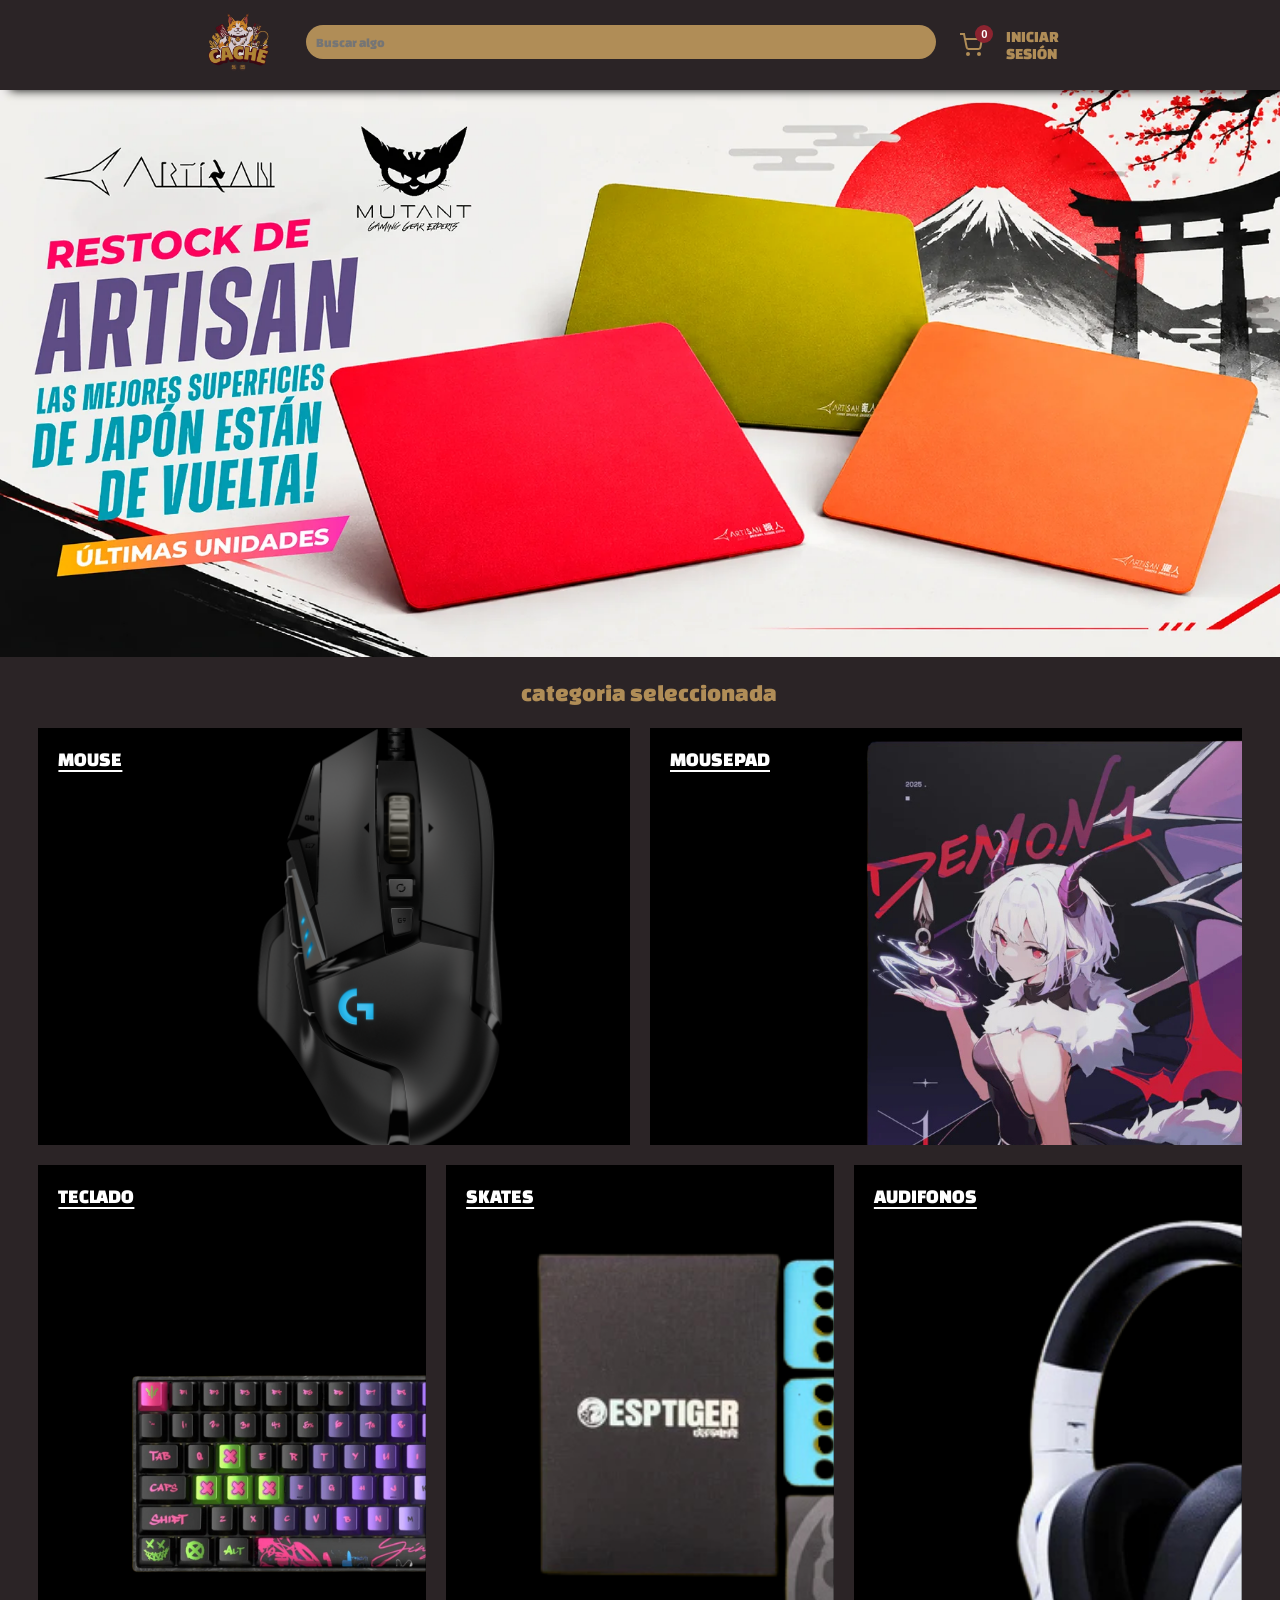
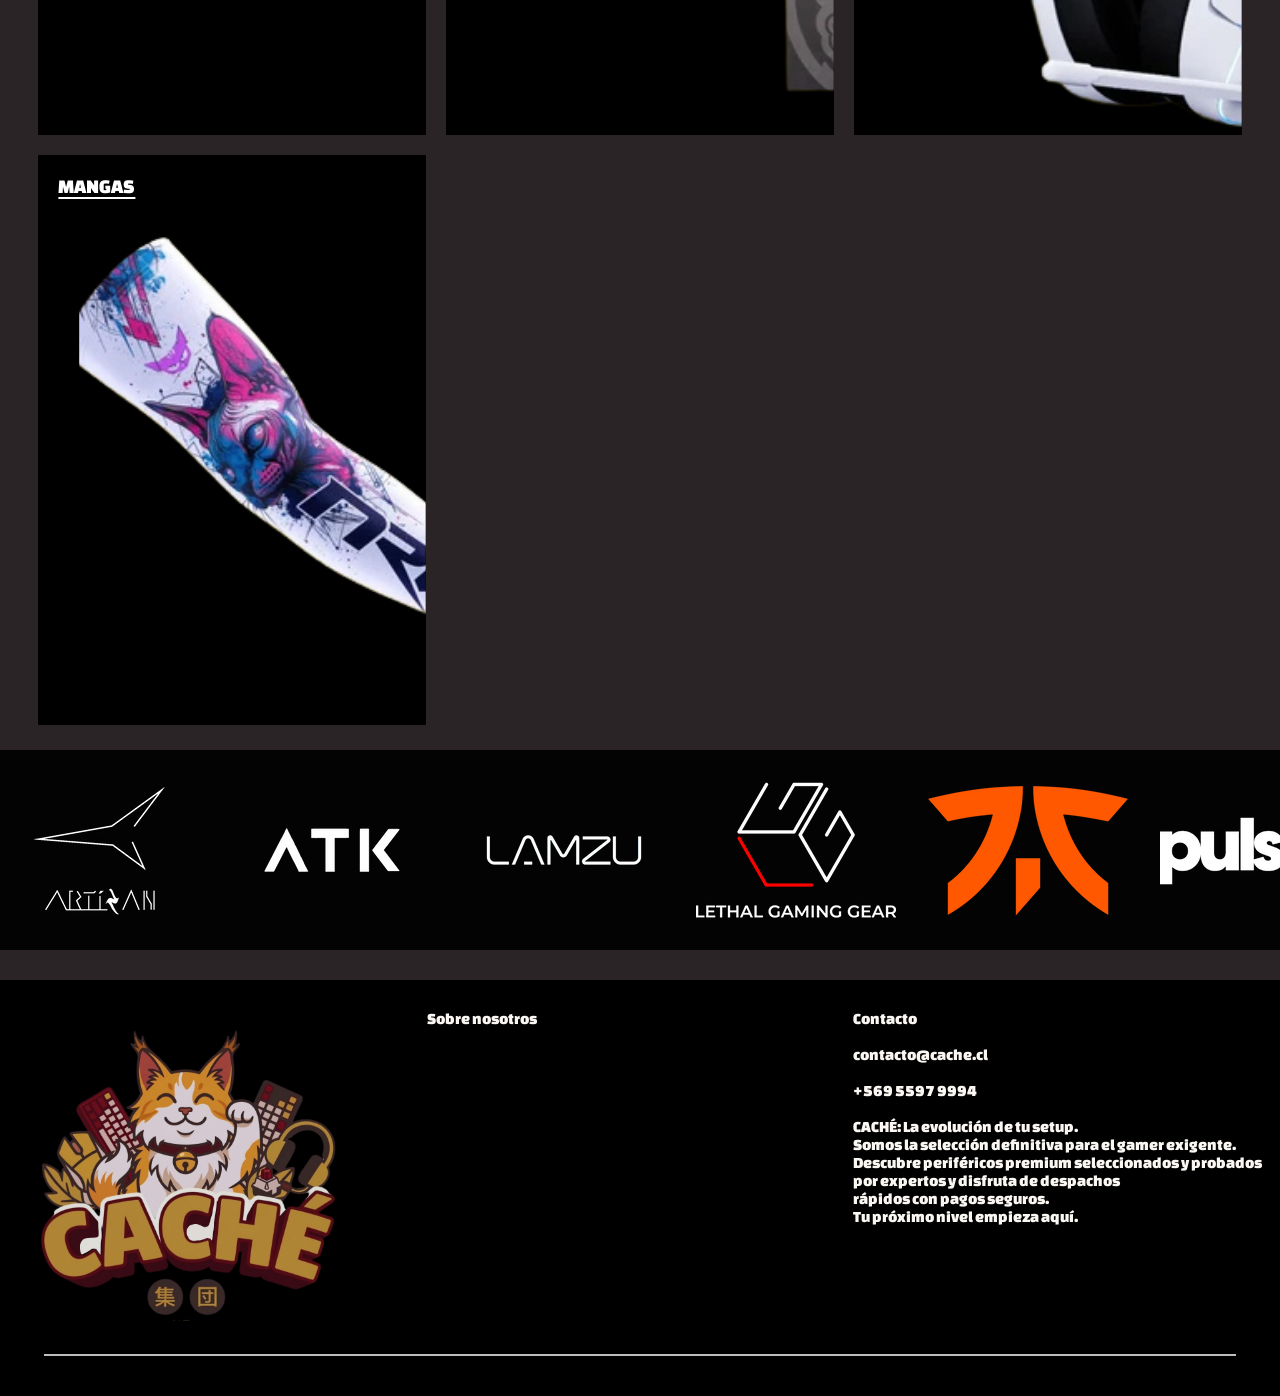
<file: index.html>
<!DOCTYPE html>
<html lang="en">
<head>
    <meta charset="UTF-8">
    <meta name="viewport" content="width=device-width, initial-scale=1.0">
    <title>CACHÉ</title>
    <link rel="stylesheet" href="css/estilos.css">
</head>
<body>
    <main>
        <header>
            <nav>
                <div class="navbar">
                    <a href="index.html">
                        <img src="imagenes/Cachelogo.png" alt="logo">
                    </a>
                </div>

                <form class="search-box">
                    <input type="text" placeholder="Buscar algo" name="buscar" required>
                </form>

                <div class="nav-derecha">
                    <a href="carrito.html" class="nav-carrito">
                        <svg xmlns="http://www.w3.org/2000/svg" viewBox="0 0 24 24" width="24" height="24" fill="none" stroke="currentColor" stroke-width="2">
                            <circle cx="9" cy="21" r="1"></circle>
                            <circle cx="20" cy="21" r="1"></circle>
                            <path d="M1 1h4l2.68 13.39a2 2 0 0 0 2 1.61h9.72a2 2 0 0 0 2-1.61L23 6H6"></path>
                        </svg>
                        <span class="carrito-badge" id="contador-carrito">0</span>
                    </a>

                    <div class="login">
                        <a href="login.html">INICIAR SESIÓN</a>
                    </div>
                </div>
            </nav>
        </header>
        <section class="slider-container">
            <div class="slider">
                <div class="banner">
                    <img src="imagenes/estadarte1.png" alt="banner1">
                </div>
                <div class="banner">
                    <img src="imagenes/estandarte2.png" alt="banner2">
                </div>
                <div class="banner">
                    <img src="imagenes/estandarte3.png" alt="">
                </div>
            </div>
        </section>
        
        <section>
            <div class="texto">
                <p>categoria seleccionada</p>
            </div>
        </section>
    
        <section class="seccion2">
            <div class="prod1">
                <a href="categoria.html" class="prod2">
                    <span class="texto-barra">MOUSE</span>
                    <img src="imagenes/mouse.png" alt="" class="cards">
                </a>
                <a href="#" class="prod2">
                    <span class="texto-barra">MOUSEPAD</span>
                    <img src="imagenes/mousepad.png" alt="" class="cards">
                </a>
            </div>
            <div class="prod1">
                <a href="#" class="cards2">
                    <span class="texto-barra">TECLADO</span>
                    <img src="imagenes/teclado.png" alt="" class="img-cat">
                </a>
                <a href="#" class="cards2">
                    <span class="texto-barra">SKATES</span>
                    <img src="imagenes/skate.png" alt="" class="img-cat">
                </a>
                <a href="#" class="cards2">
                    <span class="texto-barra">AUDIFONOS</span>
                    <img src="imagenes/auddifonos.png" alt="" class="img-cat">
                </a>
                <a href="#" class="cards2">
                    <span class="texto-barra">MANGAS</span>
                    <img src="imagenes/mangas.png" alt="" class="img-cat">
                </a>
            </div>
        </section>

        <div class = "scrolls">
            <scroll-seamless data-direction="right" data-speed="60">
            <div class="scroll-list">
                <div class="scroll-item"><img src="imagenes/logoArtizan.avif" alt=""></div>
                <div class="scroll-item"><img src="imagenes/logoAtk.webp" alt=""></div>
                <div class="scroll-item"><img src="imagenes/logoLamzu.webp" alt=""></div>
                <div class="scroll-item"><img src="imagenes/logoLethal.avif" alt=""></div>         
                <div class="scroll-item"><img src="imagenes/marcaGENIC.avif" alt=""></div>
                <div class="scroll-item"><img src="imagenes/marcaPulsar.avif" alt=""></div>

            </div>
            </scroll-seamless>
        </div>

    </main>

    <footer>
        <div class="footer1">
            <div class="pie-pagina">
                <img src="imagenes/Cachelogo.png" alt="logo">
            </div>
            <div class="pie-pagina">
                <a href="sobre-nosotros.html">Sobre nosotros</a>         
            </div>
            <div class="pie-pagina">
                <a href="contacto.html">Contacto <br> </a>
                <span>
                    <br>
                    contacto@cache.cl <br>
                    <br>
                    +569 5597 9994<br>
                    <br>
                    CACHÉ: La evolución de tu setup.<br>
                    Somos la selección definitiva para el gamer exigente. <br>
                    Descubre periféricos premium seleccionados y probados <br>
                    por expertos y disfruta de despachos <br> 
                    rápidos con pagos seguros.<br>
                    Tu próximo nivel empieza aquí.
                </span>
            </div>
        </div>
        <div class="footer2">
        </div>
        
    </footer>
    
    <script src="js/script.js"></script>
    <script src="js/seamless-scroll.js"></script>
    <script src="js/carrito.js"></script>
</body>
</html>
</file>
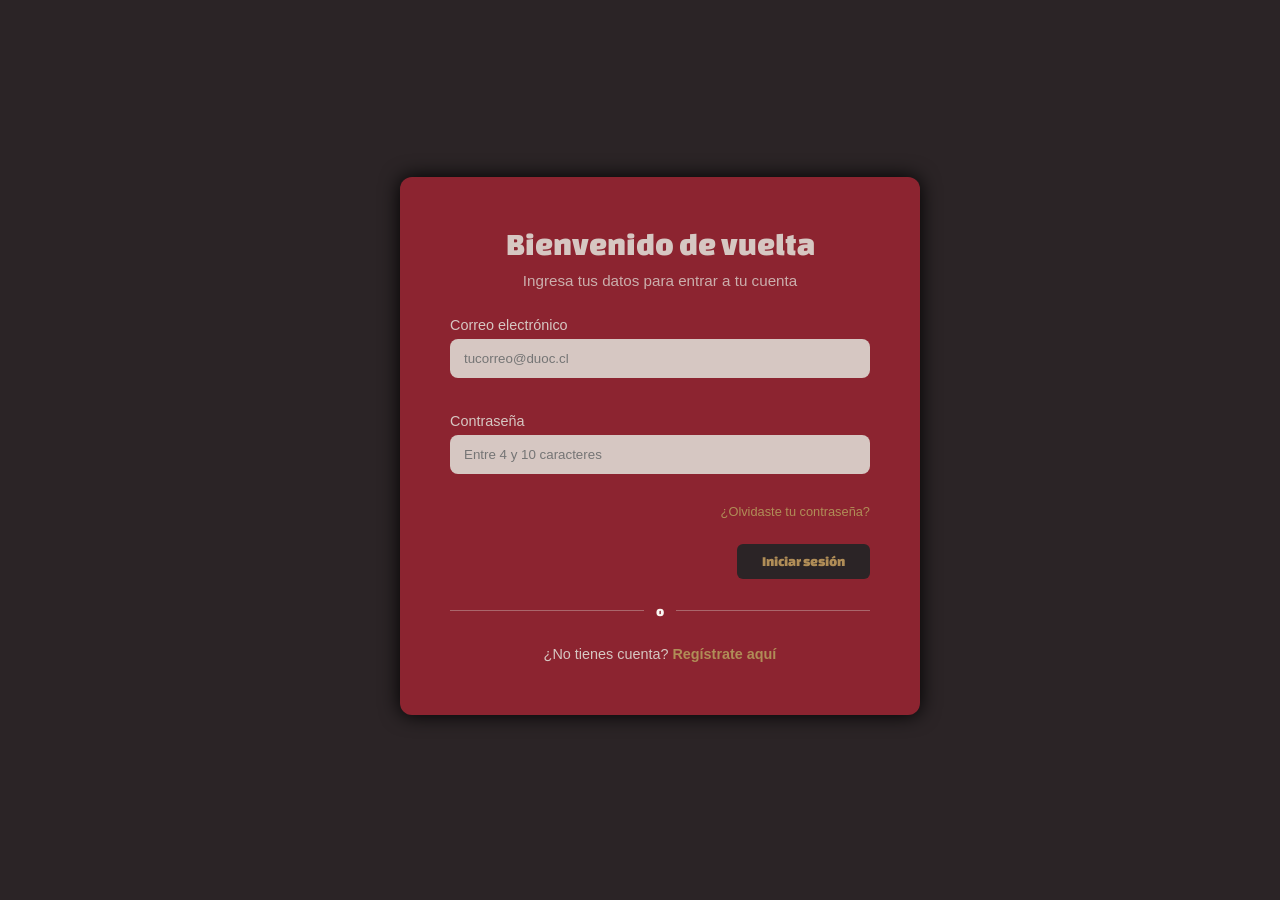
<file: admin/index.html>
<!DOCTYPE html>
<html lang="en">
<head>
    <meta charset="UTF-8">
    <meta name="viewport" content="width=device-width, initial-scale=1.0">
    <title>Panel administrador - Caché</title>
    <link rel="stylesheet" href="../css/estilos.css">
    <style>body{ margin-top: 0; }</style>
</head>
<body data-pagina-admin="home">
    <div class="admin-layout">
        <aside class="admin-sidebar">
            <div class="admin-sidebar-logo">
                <img src="../imagenes/Cachelogo.png" alt="logo">
                <span>Panel Caché</span>
            </div>

            <a href="index.html" class="admin-nav-link activo">🏠 Inicio</a>
            <a href="productos.html" class="admin-nav-link">📦 Productos</a>
            <a href="usuarios.html" class="admin-nav-link" data-solo-admin>👤 Usuarios</a>

            <a href="#" class="admin-nav-salir" id="btn-cerrar-sesion">↩ Cerrar sesión</a>
        </aside>

        <div class="admin-contenido">
            <div class="admin-header">
                <h1>¡Hola, <span id="nombre-usuario">Administrador</span>!</h1>
            </div>

            <div class="admin-tarjetas">
                <div class="admin-tarjeta">
                    <p class="admin-tarjeta-numero" id="total-productos">0</p>
                    <p class="admin-tarjeta-label">Productos registrados</p>
                </div>
                <div class="admin-tarjeta" data-solo-admin>
                    <p class="admin-tarjeta-numero" id="total-usuarios">0</p>
                    <p class="admin-tarjeta-label">Usuarios registrados</p>
                </div>
                <div class="admin-tarjeta">
                    <p class="admin-tarjeta-numero" id="total-stock-critico">0</p>
                    <p class="admin-tarjeta-label">Productos con stock crítico</p>
                </div>
            </div>

            <p style="font-family:'Roboto',sans-serif; opacity:0.7;">
                Usa el menú de la izquierda para gestionar productos y usuarios.
            </p>
        </div>
    </div>

    <script src="../js/admin-auth.js"></script>
    <script src="../js/admin-home.js"></script>
</body>
</html>
</file>
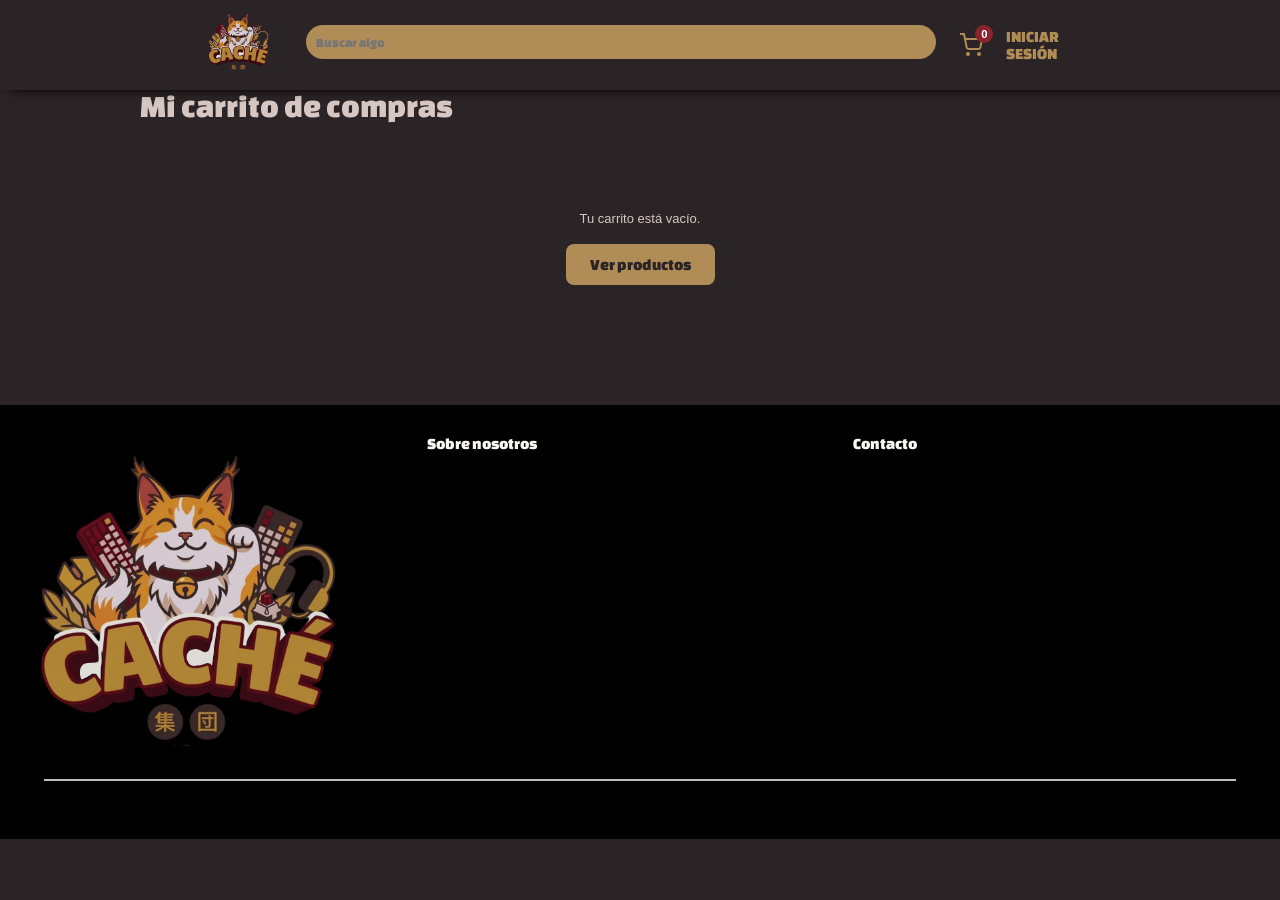
<file: carrito.html>
<!DOCTYPE html>
<html lang="en">
<head>
    <meta charset="UTF-8">
    <meta name="viewport" content="width=device-width, initial-scale=1.0">
    <title>Mi carrito - Caché</title>
    <link rel="stylesheet" href="css/estilos.css">
</head>
<body>
    <main>
        <header>
            <nav>
                <div class="navbar">
                    <a href="index.html">
                        <img src="imagenes/Cachelogo.png" alt="logo">
                    </a>
                </div>

                <form class="search-box">
                    <input type="text" placeholder="Buscar algo" name="buscar" required>
                </form>

                <div class="nav-derecha">
                    <a href="carrito.html" class="nav-carrito">
                        <svg xmlns="http://www.w3.org/2000/svg" viewBox="0 0 24 24" width="24" height="24" fill="none" stroke="currentColor" stroke-width="2">
                            <circle cx="9" cy="21" r="1"></circle>
                            <circle cx="20" cy="21" r="1"></circle>
                            <path d="M1 1h4l2.68 13.39a2 2 0 0 0 2 1.61h9.72a2 2 0 0 0 2-1.61L23 6H6"></path>
                        </svg>
                        <span class="carrito-badge" id="contador-carrito">0</span>
                    </a>

                    <div class="login">
                        <a href="login.html">INICIAR SESIÓN</a>
                    </div>
                </div>
            </nav>
        </header>

        <section class="carrito-seccion">
            <h1 class="carrito-titulo">Mi carrito de compras</h1>

            <div class="carrito-contenedor" id="carrito-contenedor">
                <!-- Se llena dinámicamente con JS -->
            </div>
        </section>

    </main>

    <footer>
        <div class="footer1">
            <div class="pie-pagina">
                <img src="imagenes/Cachelogo.png" alt="logo">
            </div>
            <div class="pie-pagina">
                <a href="sobre-nosotros.html">Sobre nosotros</a>
            </div>
            <div class="pie-pagina">
                <a href="contacto.html">Contacto</a>
            </div>
        </div>
        <div class="footer2">
            hola
        </div>
    </footer>

    <script src="js/carrito.js"></script>
    <script src="js/carrito-vista.js"></script>
</body>
</html>
</file>
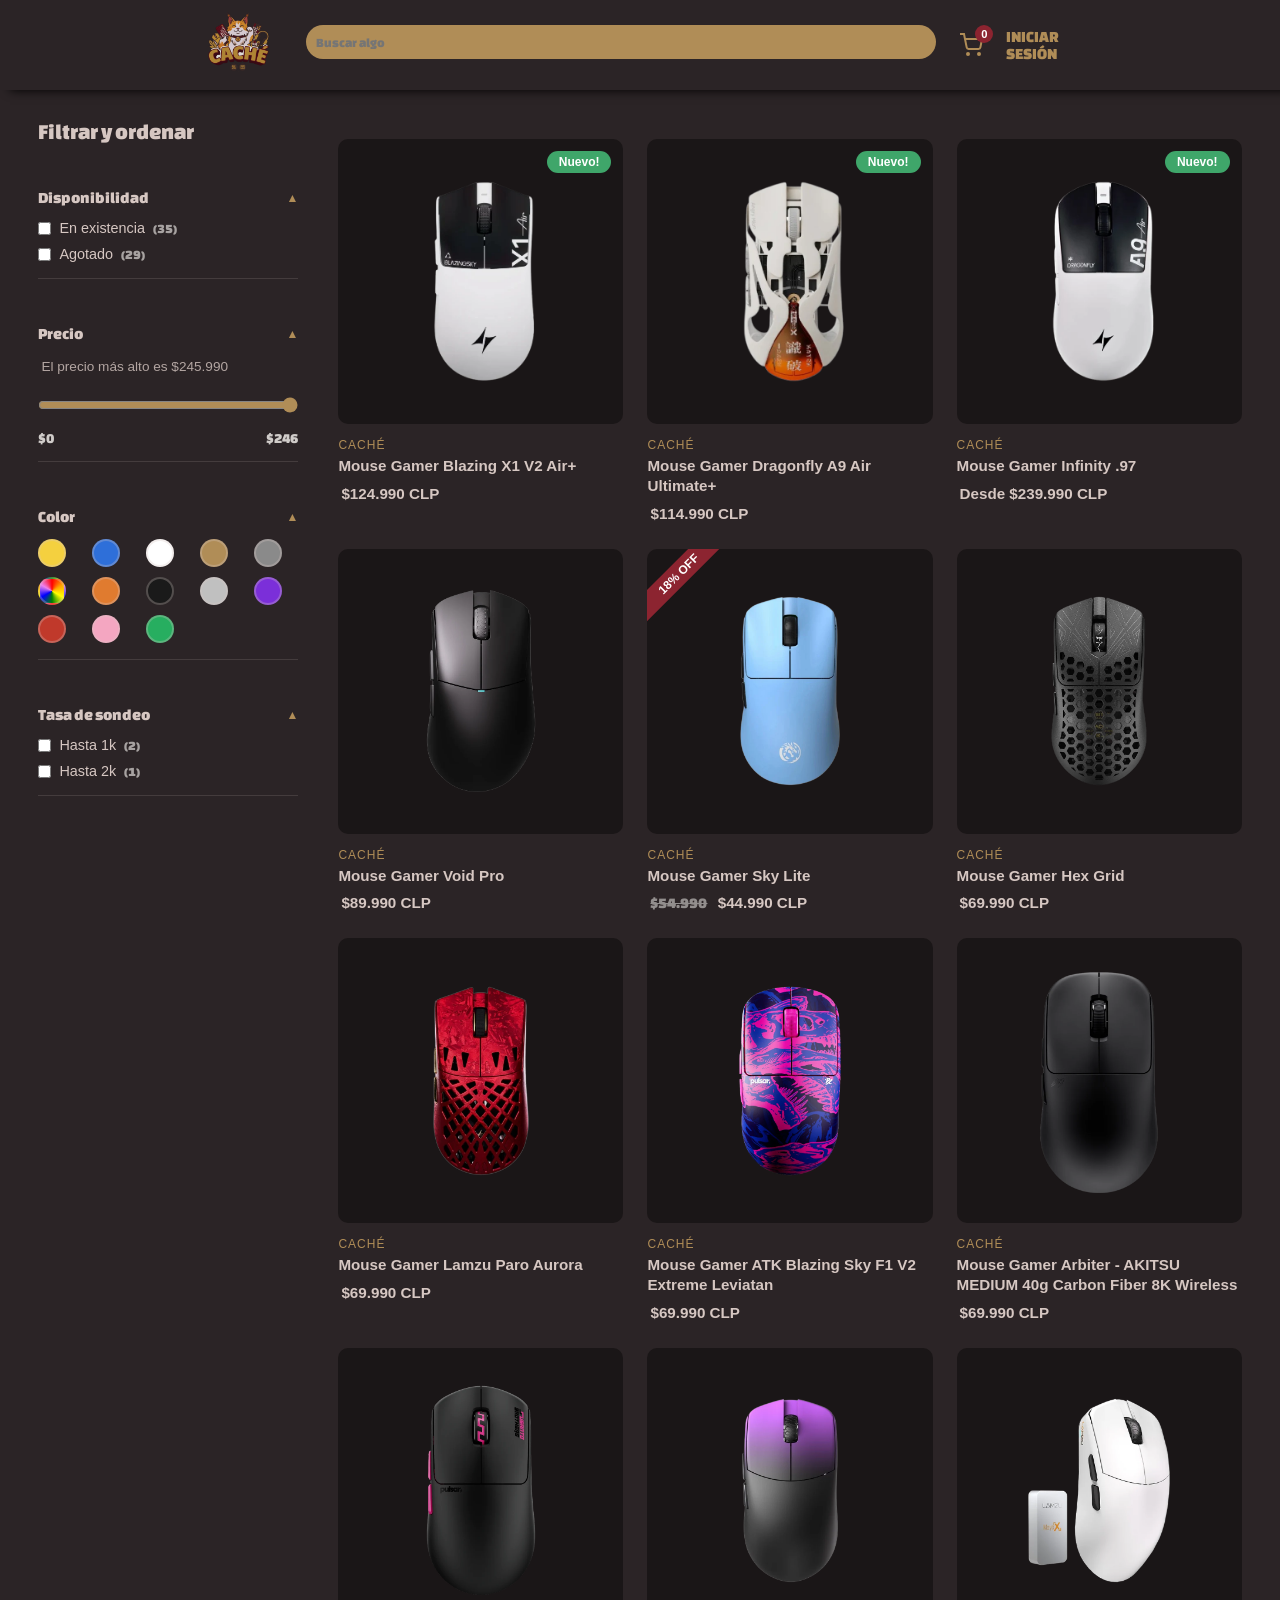
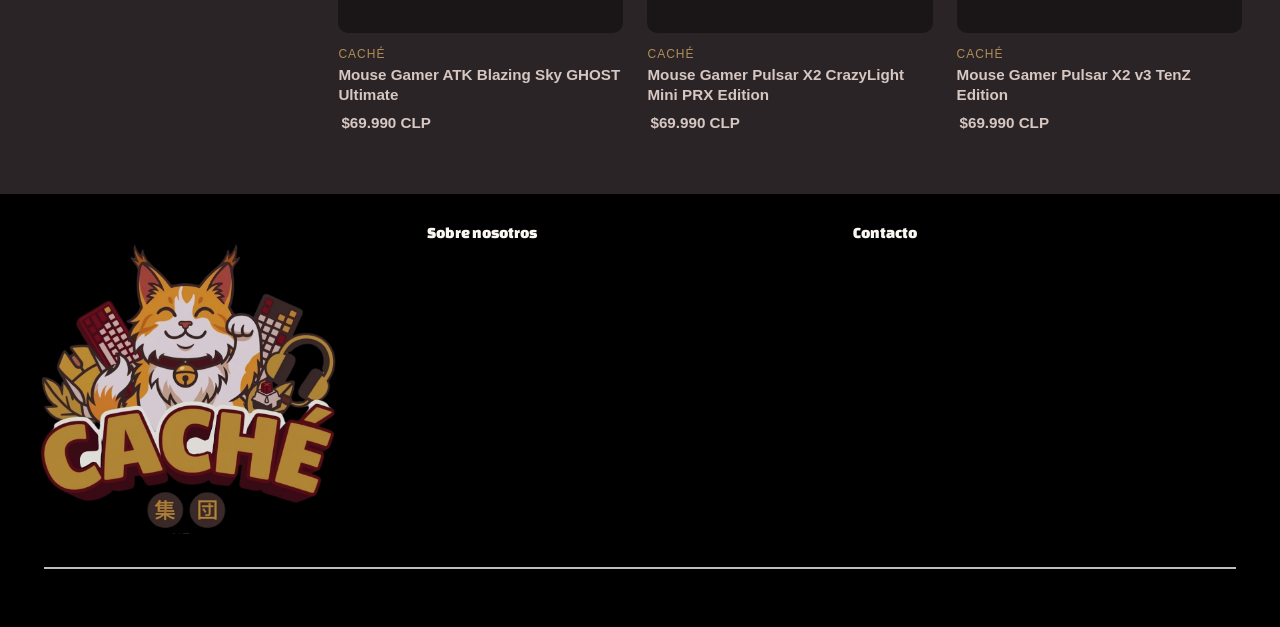
<file: categoria.html>
<!DOCTYPE html>
<html lang="en">
<head>
    <meta charset="UTF-8">
    <meta name="viewport" content="width=device-width, initial-scale=1.0">
    <title>Mouse - Caché</title>
    <link rel="stylesheet" href="css/estilos.css">
</head>
<body>
    <main>
        <header>
            <nav>
                <div class="navbar">
                    <a href="index.html">
                        <img src="imagenes/Cachelogo.png" alt="logo">
                    </a>
                </div>

                <form class="search-box">
                    <input type="text" placeholder="Buscar algo" name="buscar" required>
                </form>

                <div class="nav-derecha">
                    <a href="carrito.html" class="nav-carrito">
                        <svg xmlns="http://www.w3.org/2000/svg" viewBox="0 0 24 24" width="24" height="24" fill="none" stroke="currentColor" stroke-width="2">
                            <circle cx="9" cy="21" r="1"></circle>
                            <circle cx="20" cy="21" r="1"></circle>
                            <path d="M1 1h4l2.68 13.39a2 2 0 0 0 2 1.61h9.72a2 2 0 0 0 2-1.61L23 6H6"></path>
                        </svg>
                        <span class="carrito-badge" id="contador-carrito">0</span>
                    </a>

                    <div class="login">
                        <a href="login.html">INICIAR SESIÓN</a>
                    </div>
                </div>
            </nav>
        </header>

        <section class="categoria-seccion">

            <aside class="filtros-sidebar">
                <h2 class="filtros-titulo">Filtrar y ordenar</h2>

                <div class="filtro-grupo">
                    <button class="filtro-header" data-filtro="disponibilidad">
                        Disponibilidad
                        <span class="filtro-flecha">▲</span>
                    </button>
                    <div class="filtro-contenido" id="disponibilidad">
                        <label class="filtro-check">
                            <input type="checkbox"> En existencia <span class="filtro-cantidad">(35)</span>
                        </label>
                        <label class="filtro-check">
                            <input type="checkbox"> Agotado <span class="filtro-cantidad">(29)</span>
                        </label>
                    </div>
                </div>

                <div class="filtro-grupo">
                    <button class="filtro-header" data-filtro="precio">
                        Precio
                        <span class="filtro-flecha">▲</span>
                    </button>
                    <div class="filtro-contenido" id="precio">
                        <p class="precio-max-texto">El precio más alto es $245.990</p>
                        <input type="range" min="0" max="246" value="246" class="rango-precio">
                        <div class="precio-min-max">
                            <span>$0</span>
                            <span>$246</span>
                        </div>
                    </div>
                </div>

                <div class="filtro-grupo">
                    <button class="filtro-header" data-filtro="color">
                        Color
                        <span class="filtro-flecha">▲</span>
                    </button>
                    <div class="filtro-contenido" id="color">
                        <div class="color-grid">
                            <button class="color-swatch" style="background:#f4d03f" title="Amarillo"></button>
                            <button class="color-swatch" style="background:#2e6fd9" title="Azul"></button>
                            <button class="color-swatch" style="background:#ffffff" title="Blanco"></button>
                            <button class="color-swatch" style="background:#b08d57" title="Dorado"></button>
                            <button class="color-swatch" style="background:#8a8a8a" title="Gris"></button>
                            <button class="color-swatch multicolor" title="Multicolor"></button>
                            <button class="color-swatch" style="background:#e07b2f" title="Naranjo"></button>
                            <button class="color-swatch" style="background:#1a1a1a" title="Negro"></button>
                            <button class="color-swatch" style="background:#c0c0c0" title="Plateado"></button>
                            <button class="color-swatch" style="background:#7b2fd9" title="Morado"></button>
                            <button class="color-swatch" style="background:#c0392b" title="Rojo"></button>
                            <button class="color-swatch" style="background:#f4a6c1" title="Rosado"></button>
                            <button class="color-swatch" style="background:#27ae60" title="Verde"></button>
                        </div>
                    </div>
                </div>

                <div class="filtro-grupo">
                    <button class="filtro-header" data-filtro="tasa">
                        Tasa de sondeo
                        <span class="filtro-flecha">▲</span>
                    </button>
                    <div class="filtro-contenido" id="tasa">
                        <label class="filtro-check">
                            <input type="checkbox"> Hasta 1k <span class="filtro-cantidad">(2)</span>
                        </label>
                        <label class="filtro-check">
                            <input type="checkbox"> Hasta 2k <span class="filtro-cantidad">(1)</span>
                        </label>
                    </div>
                </div>
            </aside>

            <div class="categoria-grid">

                <a href="producto.html" class="producto-card">
                    <div class="producto-card-imagen">
                        <span class="badge badge-nuevo">Nuevo!</span>
                        <img src="imagenes/mouse1.png" alt="Mouse Gamer">
                        <button class="btn-cart-flotante" onclick="event.preventDefault()">🛒</button>
                    </div>
                    <span class="producto-card-marca">CACHÉ</span>
                    <h3 class="producto-card-nombre">Mouse Gamer Blazing X1 V2 Air+</h3>
                    <p class="producto-card-precio">$124.990 CLP</p>
                </a>

                <a href="producto.html" class="producto-card">
                    <div class="producto-card-imagen">
                        <span class="badge badge-nuevo">Nuevo!</span>
                        <img src="imagenes/mouse2.png" alt="Mouse Gamer">
                        <button class="btn-cart-flotante" onclick="event.preventDefault()">🛒</button>
                    </div>
                    <span class="producto-card-marca">CACHÉ</span>
                    <h3 class="producto-card-nombre">Mouse Gamer Dragonfly A9 Air Ultimate+</h3>
                    <p class="producto-card-precio">$114.990 CLP</p>
                </a>

                <a href="producto.html" class="producto-card">
                    <div class="producto-card-imagen">
                        <span class="badge badge-nuevo">Nuevo!</span>
                        <img src="imagenes/mouse3.png" alt="Mouse Gamer">
                        <button class="btn-cart-flotante" onclick="event.preventDefault()">🛒</button>
                    </div>
                    <span class="producto-card-marca">CACHÉ</span>
                    <h3 class="producto-card-nombre">Mouse Gamer Infinity .97</h3>
                    <p class="producto-card-precio">Desde $239.990 CLP</p>
                </a>

                <a href="producto.html" class="producto-card">
                    <div class="producto-card-imagen">
                        <img src="imagenes/mouse4.png" alt="Mouse Gamer">
                        <button class="btn-cart-flotante" onclick="event.preventDefault()">🛒</button>
                    </div>
                    <span class="producto-card-marca">CACHÉ</span>
                    <h3 class="producto-card-nombre">Mouse Gamer Void Pro</h3>
                    <p class="producto-card-precio">$89.990 CLP</p>
                </a>

                <a href="producto.html" class="producto-card">
                    <div class="producto-card-imagen">
                        <span class="badge badge-descuento">18% OFF</span>
                        <img src="imagenes/mouse5.png" alt="Mouse Gamer">
                        <button class="btn-cart-flotante" onclick="event.preventDefault()">🛒</button>
                    </div>
                    <span class="producto-card-marca">CACHÉ</span>
                    <h3 class="producto-card-nombre">Mouse Gamer Sky Lite</h3>
                    <p class="producto-card-precio">
                        <span class="precio-tachado">$54.990</span> $44.990 CLP
                    </p>
                </a>

                <a href="producto.html" class="producto-card">
                    <div class="producto-card-imagen">
                        <img src="imagenes/mouse6.png" alt="Mouse Gamer">
                        <button class="btn-cart-flotante" onclick="event.preventDefault()">🛒</button>
                    </div>
                    <span class="producto-card-marca">CACHÉ</span>
                    <h3 class="producto-card-nombre">Mouse Gamer Hex Grid</h3>
                    <p class="producto-card-precio">$69.990 CLP</p>
                </a>
                <a href="producto.html" class="producto-card">
                    <div class="producto-card-imagen">
                        <img src="imagenes/mouse7.png" alt="Mouse Gamer">
                        <button class="btn-cart-flotante" onclick="event.preventDefault()">🛒</button>
                    </div>
                    <span class="producto-card-marca">CACHÉ</span>
                    <h3 class="producto-card-nombre">Mouse Gamer Lamzu Paro Aurora</h3>
                    <p class="producto-card-precio">$69.990 CLP</p>
                </a>
                <a href="producto.html" class="producto-card">
                    <div class="producto-card-imagen">
                        <img src="imagenes/mouse8.png" alt="Mouse Gamer">
                        <button class="btn-cart-flotante" onclick="event.preventDefault()">🛒</button>
                    </div>
                    <span class="producto-card-marca">CACHÉ</span>
                    <h3 class="producto-card-nombre">Mouse Gamer ATK Blazing Sky F1 V2 Extreme Leviatan</h3>
                    <p class="producto-card-precio">$69.990 CLP</p>
                </a>
                <a href="producto.html" class="producto-card">
                    <div class="producto-card-imagen">
                        <img src="imagenes/mouse9.png" alt="Mouse Gamer">
                        <button class="btn-cart-flotante" onclick="event.preventDefault()">🛒</button>
                    </div>
                    <span class="producto-card-marca">CACHÉ</span>
                    <h3 class="producto-card-nombre">Mouse Gamer Arbiter - AKITSU MEDIUM 40g Carbon Fiber 8K Wireless</h3>
                    <p class="producto-card-precio">$69.990 CLP</p>
                </a>
                <a href="producto.html" class="producto-card">
                    <div class="producto-card-imagen">
                        <img src="imagenes/mouse10.png" alt="Mouse Gamer">
                        <button class="btn-cart-flotante" onclick="event.preventDefault()">🛒</button>
                    </div>
                    <span class="producto-card-marca">CACHÉ</span>
                    <h3 class="producto-card-nombre">Mouse Gamer ATK Blazing Sky GHOST Ultimate</h3>
                    <p class="producto-card-precio">$69.990 CLP</p>
                </a>
                <a href="producto.html" class="producto-card">
                    <div class="producto-card-imagen">
                        <img src="imagenes/mouse11.png" alt="Mouse Gamer">
                        <button class="btn-cart-flotante" onclick="event.preventDefault()">🛒</button>
                    </div>
                    <span class="producto-card-marca">CACHÉ</span>
                    <h3 class="producto-card-nombre">Mouse Gamer Pulsar X2 CrazyLight Mini PRX Edition</h3>
                    <p class="producto-card-precio">$69.990 CLP</p>
                </a>
                <a href="producto.html" class="producto-card">
                    <div class="producto-card-imagen">
                        <img src="imagenes/mouse12.png" alt="Mouse Gamer">
                        <button class="btn-cart-flotante" onclick="event.preventDefault()">🛒</button>
                    </div>
                    <span class="producto-card-marca">CACHÉ</span>
                    <h3 class="producto-card-nombre">Mouse Gamer Pulsar X2 v3 TenZ Edition</h3>
                    <p class="producto-card-precio">$69.990 CLP</p>
                </a>

            </div>

        </section>

    </main>

    <footer>
        <div class="footer1">
            <div class="pie-pagina">
                <img src="imagenes/Cachelogo.png" alt="logo">
            </div>
            <div class="pie-pagina">
                <a href="sobre-nosotros.html">Sobre nosotros</a>
            </div>
            <div class="pie-pagina">
                <a href="contacto.html">Contacto</a>
            </div>
        </div>
        <div class="footer2">
            hola
        </div>
    </footer>

    <script src="js/categoria.js"></script>
    <script src="js/carrito.js"></script>
</body>
</html>
</file>
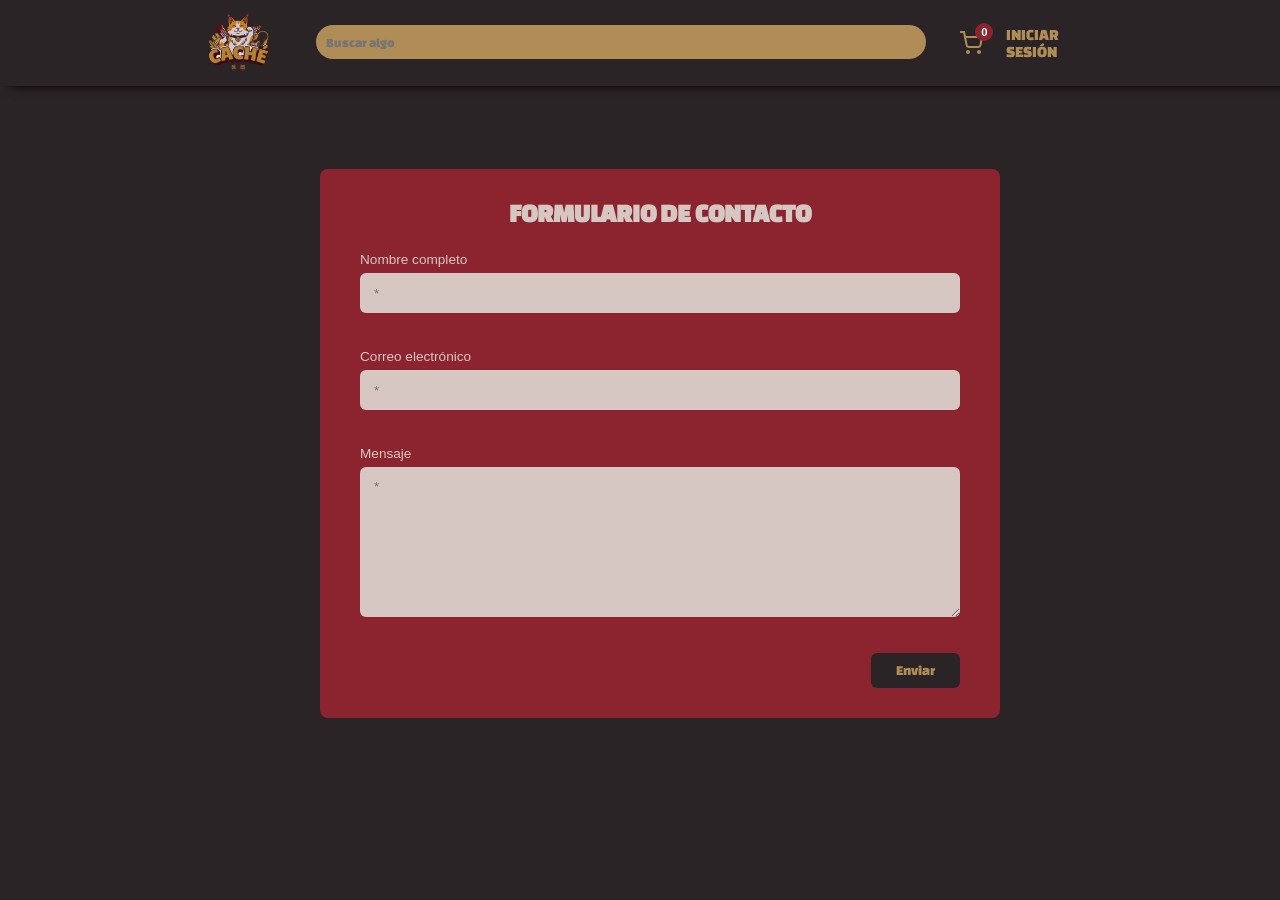
<file: contacto.html>
<html lang="en">
<head>
    <meta charset="UTF-8">
    <meta name="viewport" content="width=device-width, initial-scale=1.0">
    <title>Contacto</title>
    <link rel="stylesheet" href="css/estilos.css">
</head>
<body>
    <header>
        <nav>
            <div class="navbar">
                <a href="index.html">
                    <img src="imagenes/Cachelogo.png" alt="logo">
                </a>
            </div>

            <form class="search-box">
                <input type="text" placeholder="Buscar algo" name="buscar" required>
            </form>

            <div class="nav-derecha">
                <a href="carrito.html" class="nav-carrito">
                    <svg xmlns="http://www.w3.org/2000/svg" viewBox="0 0 24 24" width="24" height="24" fill="none" stroke="currentColor" stroke-width="2">
                        <circle cx="9" cy="21" r="1"></circle>
                        <circle cx="20" cy="21" r="1"></circle>
                        <path d="M1 1h4l2.68 13.39a2 2 0 0 0 2 1.61h9.72a2 2 0 0 0 2-1.61L23 6H6"></path>
                    </svg>
                    <span class="carrito-badge" id="contador-carrito">0</span>
                </a>

                <div class="login">
                    <a href="login.html">INICIAR SESIÓN</a>
                </div>
            </div>
        </nav>
    </header>
    <div class="formulario">
        <div class="formulario-contacto">
            <h1>formulario de contacto</h1>
            <form class="cdr-contacto" id="form-contacto" novalidate>
                <div class="campo">
                    <label for="nombre">Nombre completo</label>
                    <input type="text" id="nombre" name="nombre" placeholder="*" maxlength="100" required>
                    <span class="error-mensaje" id="error-nombre"></span>
                </div>
                <div class="campo">
                    <label for="correo">Correo electrónico</label>
                    <input type="text" id="correo" name="correo" placeholder="*" maxlength="100" required>
                    <span class="error-mensaje" id="error-correo"></span>
                </div>
                <div class="campo">
                    <label for="comentario">Mensaje</label>
                    <textarea id="comentario" name="comentario" placeholder="*" maxlength="500" required></textarea>
                    <span class="error-mensaje" id="error-comentario"></span>
                </div>
                <button type="submit">
                    Enviar
                </button>
            </form>
        </div>
    </div>
    <script src="js/validaciones.js"></script>
    <script src="js/contacto.js"></script>
</body>
</html>
</file>
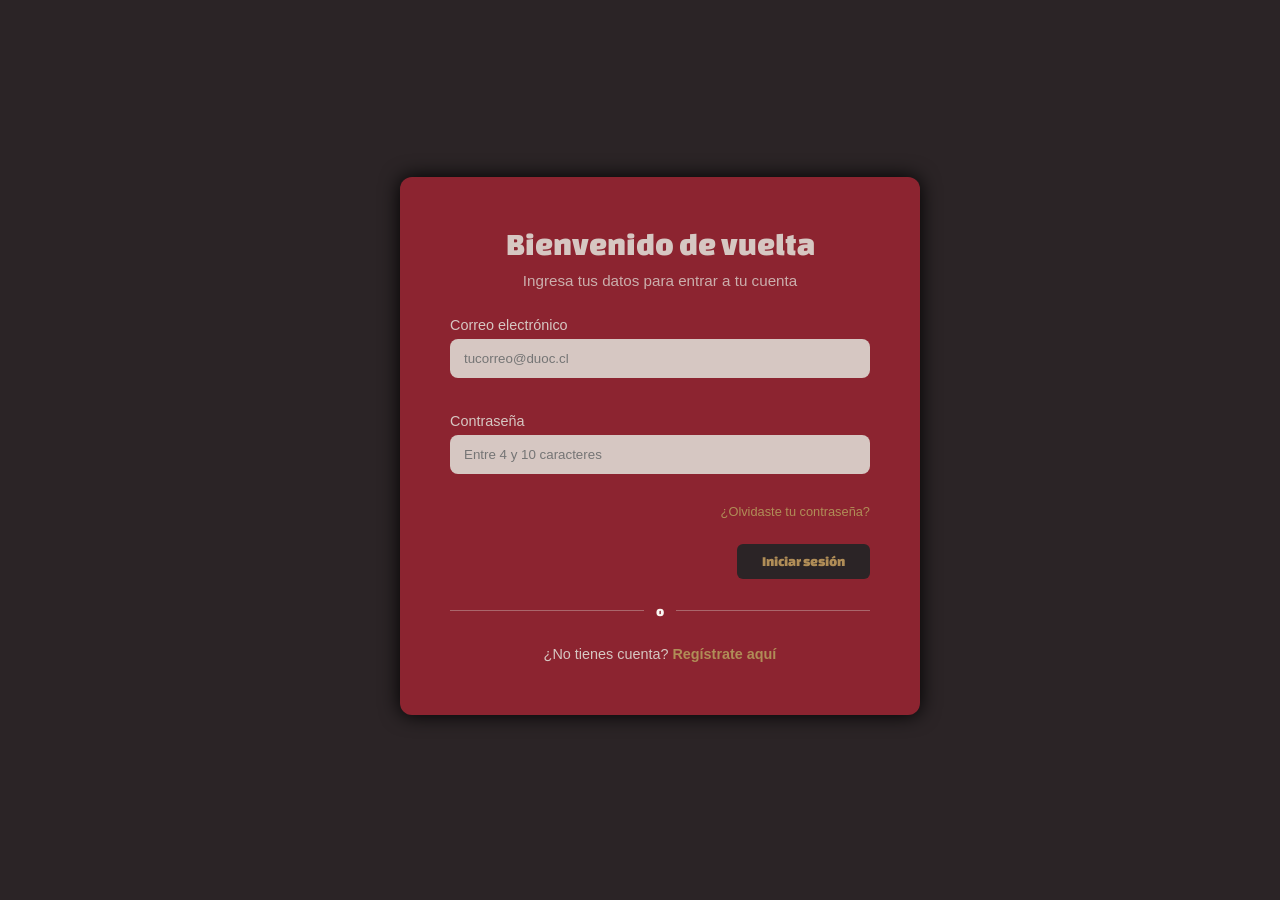
<file: login.html>
<!DOCTYPE html>
<html lang="en">
<head>
    <meta charset="UTF-8">
    <meta name="viewport" content="width=device-width, initial-scale=1.0">
    <title>Iniciar sesión - Caché</title>
    <link rel="stylesheet" href="css/estilos.css">
    <style>
        body{
            margin-top: 0;
        }
    </style>
</head>
<body>
    <main>
        <section class="login-section">
            <div class="login-box">
                <h1>Bienvenido de vuelta</h1>
                <p class="login-subtitulo">Ingresa tus datos para entrar a tu cuenta</p>

                <form class="login-form" id="form-login" novalidate>
                    <label for="correo">Correo electrónico</label>
                    <input type="email" id="correo" name="correo" placeholder="tucorreo@duoc.cl" maxlength="100" required>
                    <span class="error-mensaje" id="error-correo"></span>

                    <label for="clave">Contraseña</label>
                    <input type="password" id="clave" name="clave" placeholder="Entre 4 y 10 caracteres" required>
                    <span class="error-mensaje" id="error-clave"></span>

                    <a href="#" class="olvide-clave">¿Olvidaste tu contraseña?</a>

                    <button type="submit" class="btn-login">Iniciar sesión</button>
                </form>

                <div class="separador">
                    <span>o</span>
                </div>

                <p class="registro-texto">
                    ¿No tienes cuenta? <a href="registro.html">Regístrate aquí</a>
                </p>
            </div>
        </section>
    </main>

    <script src="js/validaciones.js"></script>
    <script src="js/login.js"></script>
</body>
</html>
</file>
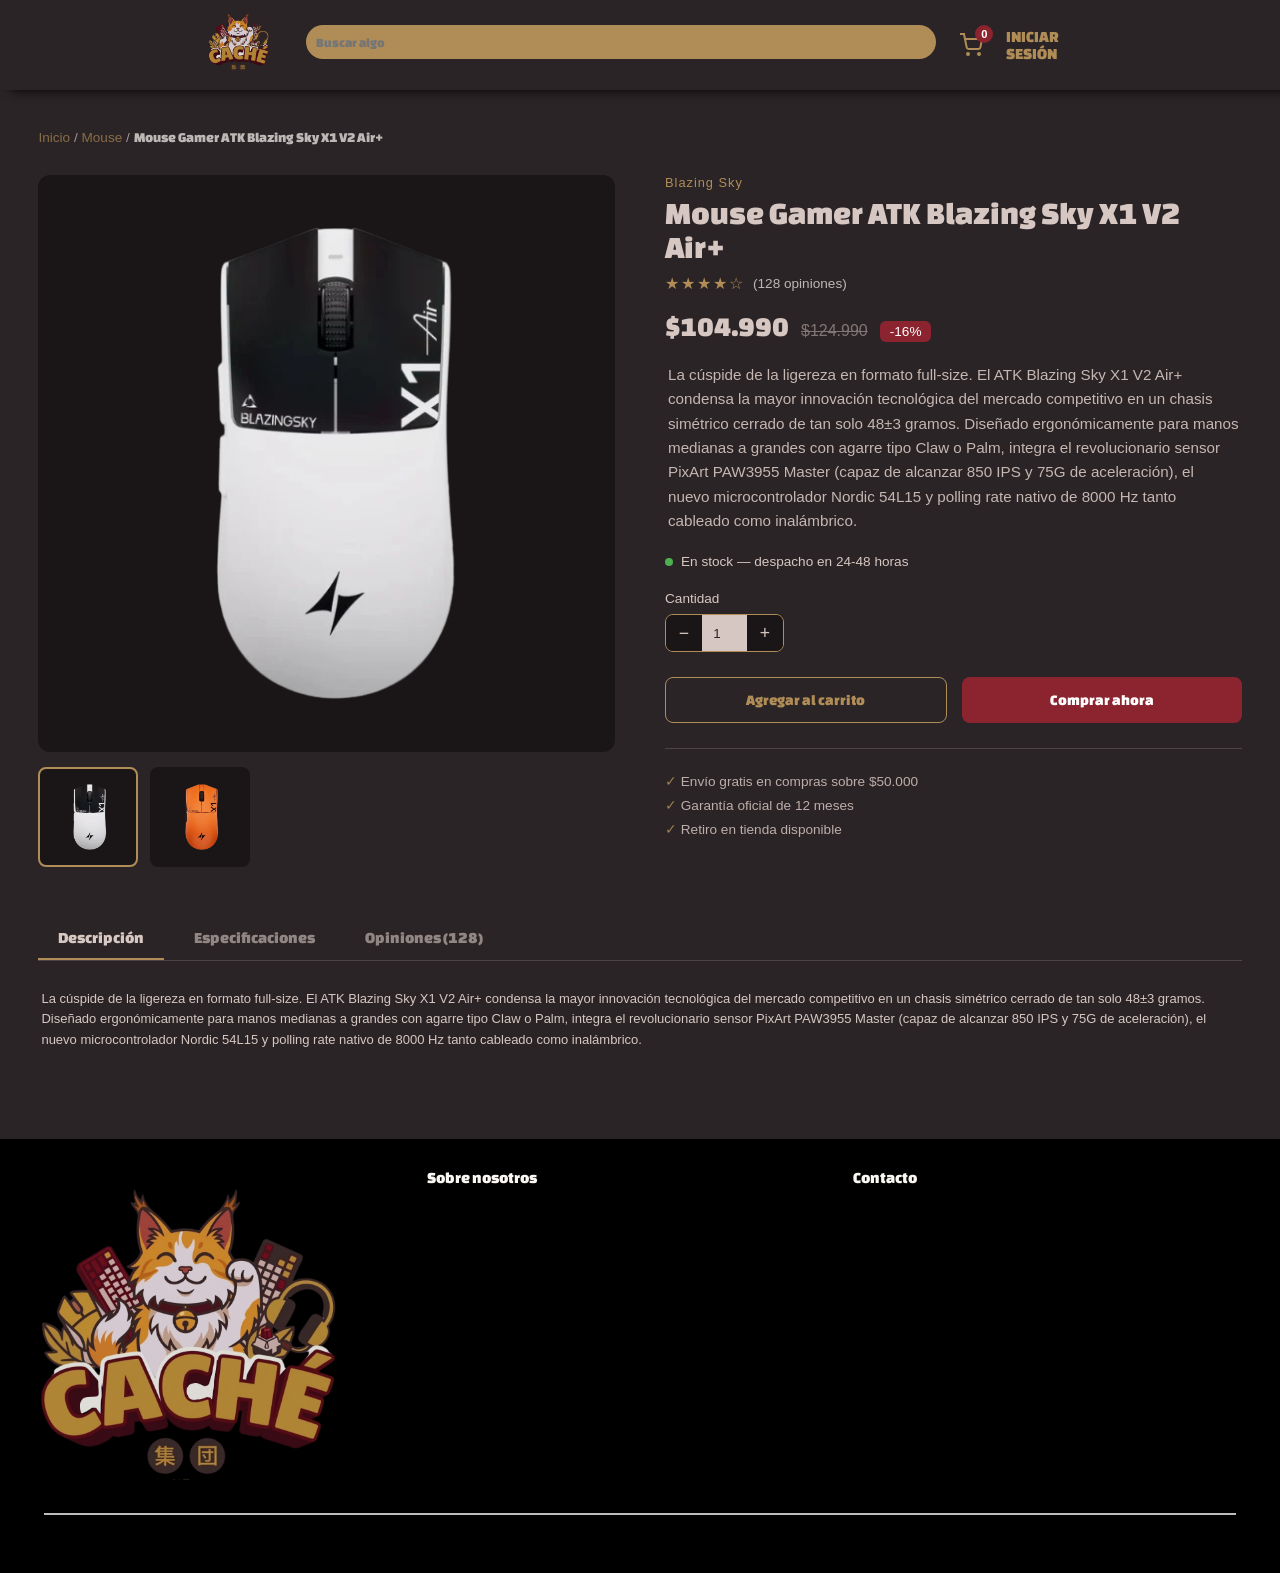
<file: producto.html>
<!DOCTYPE html>
<html lang="en">
<head>
    <meta charset="UTF-8">
    <meta name="viewport" content="width=device-width, initial-scale=1.0">
    <title>Producto - Caché</title>
    <link rel="stylesheet" href="css/estilos.css">
</head>
<body>
    <main>
        <header>
            <nav>
                <div class="navbar">
                    <a href="index.html">
                        <img src="imagenes/Cachelogo.png" alt="logo">
                    </a>
                </div>

                <form class="search-box">
                    <input type="text" placeholder="Buscar algo" name="buscar" required>
                </form>

                <div class="nav-derecha">
                    <a href="carrito.html" class="nav-carrito">
                        <svg xmlns="http://www.w3.org/2000/svg" viewBox="0 0 24 24" width="24" height="24" fill="none" stroke="currentColor" stroke-width="2">
                            <circle cx="9" cy="21" r="1"></circle>
                            <circle cx="20" cy="21" r="1"></circle>
                            <path d="M1 1h4l2.68 13.39a2 2 0 0 0 2 1.61h9.72a2 2 0 0 0 2-1.61L23 6H6"></path>
                        </svg>
                        <span class="carrito-badge" id="contador-carrito">0</span>
                    </a>

                    <div class="login">
                        <a href="login.html">INICIAR SESIÓN</a>
                    </div>
                </div>
            </nav>
        </header>

        <section class="producto-seccion">

            <div class="breadcrumb">
                <a href="index.html">Inicio</a> / <a href="#">Mouse</a> / <span>Mouse Gamer ATK Blazing Sky X1 V2 Air+</span>
            </div>

            <div class="producto-contenedor">

                <!-- Galería de imágenes -->
                <div class="producto-galeria">
                    <div class="galeria-principal">
                        <img src="imagenes/mouse1.png" alt="Mouse Gamer ATK Blazing Sky X1 V2 Air+" id="imagen-principal">
                    </div>
                    <div class="galeria-miniaturas">
                        <img src="imagenes/mouse1.png" alt="Vista 1" class="miniatura activa">
                        <img src="imagenes/mouse1.1.png" alt="Vista 2" class="miniatura">
                    </div>
                </div>

                <!-- Información del producto -->
                <div class="producto-info">
                    <span class="producto-marca">Blazing Sky</span>
                    <h1 class="producto-nombre">Mouse Gamer ATK Blazing Sky X1 V2 Air+</h1>

                    <div class="producto-valoracion">
                        <span class="estrellas">★★★★☆</span>
                        <span class="valoracion-texto">(128 opiniones)</span>
                    </div>

                    <div class="producto-precio">
                        <span class="precio-actual">$104.990</span>
                        <span class="precio-anterior">$124.990</span>
                        <span class="precio-descuento">-16%</span>
                    </div>

                    <p class="producto-descripcion">
                        La cúspide de la ligereza en formato full-size. 
                        El ATK Blazing Sky X1 V2 Air+ condensa la mayor innovación tecnológica del mercado 
                        competitivo en un chasis simétrico cerrado de tan solo 48±3 gramos. 
                        Diseñado ergonómicamente para manos medianas a grandes con agarre tipo Claw o Palm,
                        integra el revolucionario sensor PixArt PAW3955 Master (capaz de alcanzar 850 IPS y 75G de aceleración), 
                        el nuevo microcontrolador Nordic 54L15 y polling rate nativo de 8000 Hz tanto cableado como inalámbrico.
                    </p>

                    <div class="producto-stock">
                        <span class="stock-punto"></span> En stock — despacho en 24-48 horas
                    </div>

                    <div class="producto-cantidad">
                        <label for="cantidad">Cantidad</label>
                        <div class="selector-cantidad">
                            <button type="button" id="restar">−</button>
                            <input type="number" id="cantidad" value="1" min="1">
                            <button type="button" id="sumar">+</button>
                        </div>
                    </div>

                    <div class="producto-acciones">
                        <button type="button" class="btn-agregar-carrito" id="btn-agregar">Agregar al carrito</button>
                        <button type="button" class="btn-comprar-ahora">Comprar ahora</button>
                    </div>

                    <ul class="producto-beneficios">
                        <li>Envío gratis en compras sobre $50.000</li>
                        <li>Garantía oficial de 12 meses</li>
                        <li>Retiro en tienda disponible</li>
                    </ul>
                </div>
            </div>

            <!-- Especificaciones -->
            <div class="producto-tabs">
                <div class="tabs-header">
                    <button class="tab-btn activa" data-tab="descripcion">Descripción</button>
                    <button class="tab-btn" data-tab="specs">Especificaciones</button>
                    <button class="tab-btn" data-tab="opiniones">Opiniones (128)</button>
                </div>

                <div class="tab-contenido activa" id="descripcion">
                    <p>
                        La cúspide de la ligereza en formato full-size. 
                        El ATK Blazing Sky X1 V2 Air+ condensa la mayor innovación tecnológica del mercado 
                        competitivo en un chasis simétrico cerrado de tan solo 48±3 gramos. 
                        Diseñado ergonómicamente para manos medianas a grandes con agarre tipo Claw o Palm,
                        integra el revolucionario sensor PixArt PAW3955 Master (capaz de alcanzar 850 IPS y 75G de aceleración), 
                        el nuevo microcontrolador Nordic 54L15 y polling rate nativo de 8000 Hz tanto cableado como inalámbrico.
                    </p>
                </div>

                <div class="tab-contenido" id="specs">
                    <table class="specs-tabla">
                        <tr><td>Sensor</td><td>HERO 25K</td></tr>
                        <tr><td>DPI máximo</td><td>25.600</td></tr>
                        <tr><td>Botones</td><td>11 programables</td></tr>
                        <tr><td>Conexión</td><td>Cable USB</td></tr>
                        <tr><td>Peso</td><td>121 g (ajustable)</td></tr>
                    </table>
                </div>

                <div class="tab-contenido" id="opiniones">
                    <p>Aquí puedes conectar tu sistema de reseñas más adelante.</p>
                </div>
            </div>

        </section>

    </main>

    <footer>
        <div class="footer1">
            <div class="pie-pagina">
                <img src="imagenes/Cachelogo.png" alt="logo">
            </div>
            <div class="pie-pagina">
                <a href="sobre-nosotros.html">Sobre nosotros</a>
            </div>
            <div class="pie-pagina">
                <a href="contacto.html">Contacto</a>
            </div>
        </div>
        <div class="footer2">
            hola
        </div>
    </footer>

    <script src="js/carrito.js"></script>
    <script src="js/producto.js"></script>
</body>
</html>
</file>
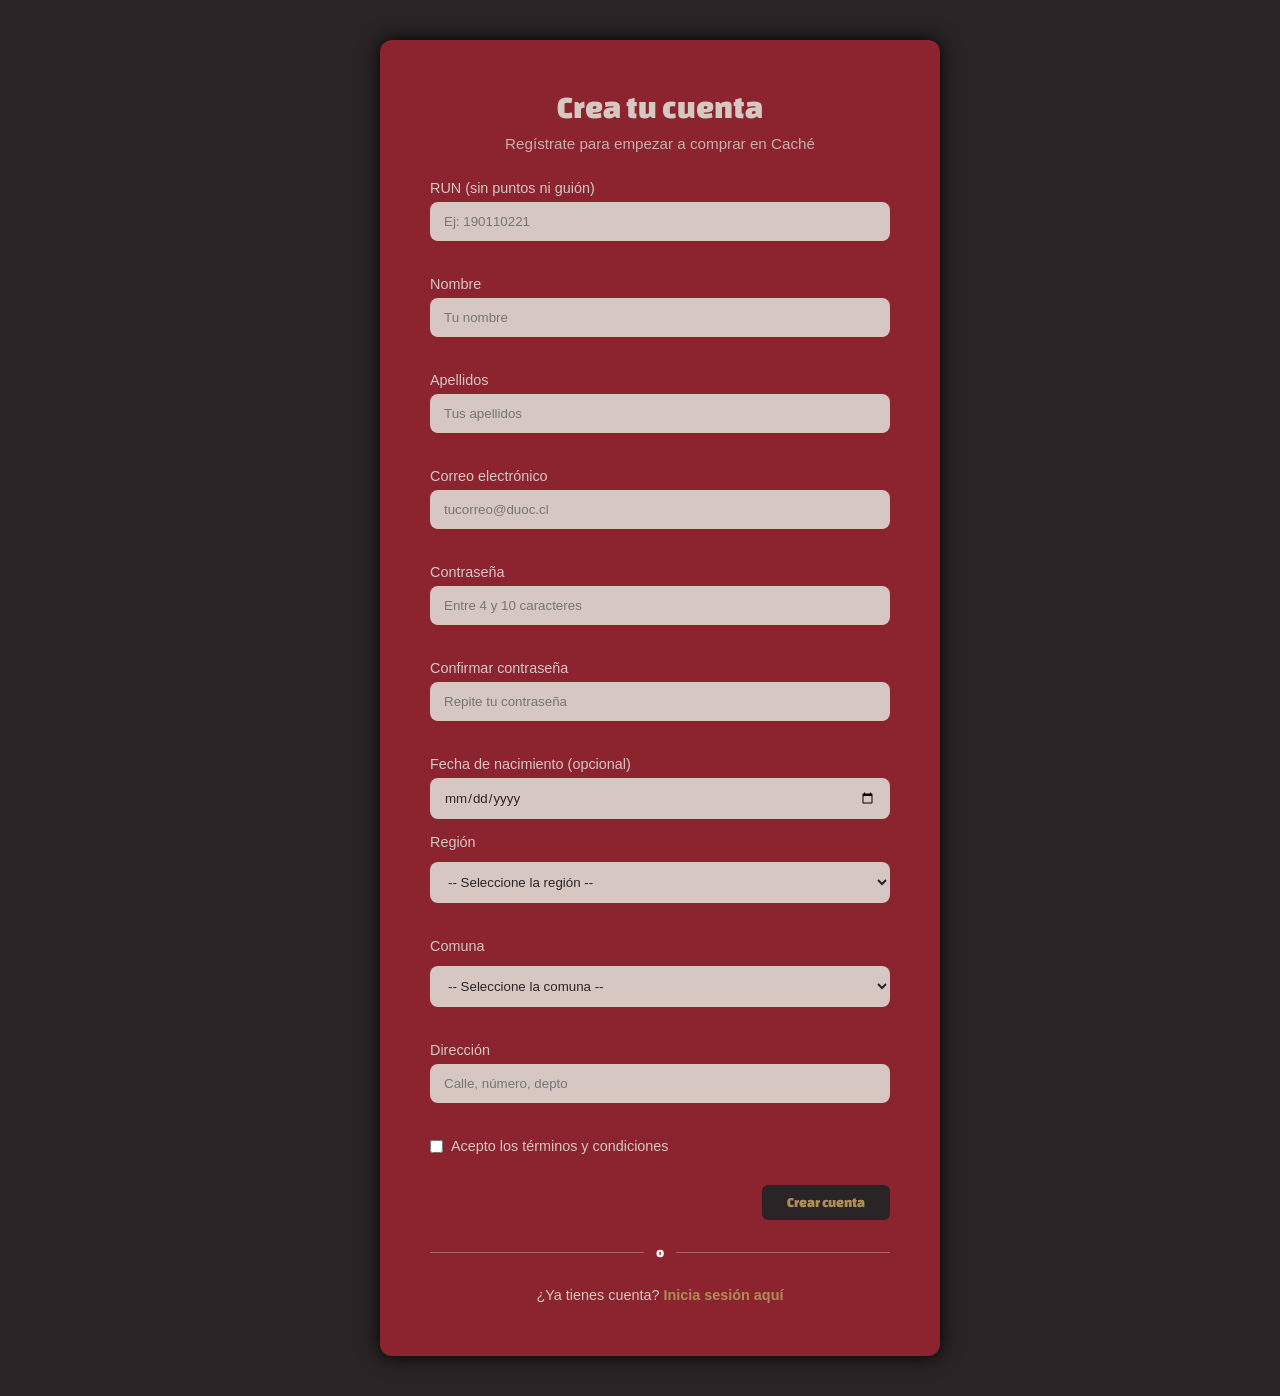
<file: registro.html>
<!DOCTYPE html>
<html lang="en">
<head>
    <meta charset="UTF-8">
    <meta name="viewport" content="width=device-width, initial-scale=1.0">
    <title>Crear cuenta - Caché</title>
    <link rel="stylesheet" href="css/estilos.css">
    <style>
        body{
            margin-top: 0;
        }
    </style>
</head>
<body>
    <main>
        <section class="login-section">
            <div class="login-box registro-box">
                <h1>Crea tu cuenta</h1>
                <p class="login-subtitulo">Regístrate para empezar a comprar en Caché</p>

                <form class="login-form" id="form-registro" novalidate>
                    <label for="run">RUN (sin puntos ni guión)</label>
                    <input type="text" id="run" name="run" placeholder="Ej: 190110221" maxlength="9" required>
                    <span class="error-mensaje" id="error-run"></span>

                    <label for="nombre">Nombre</label>
                    <input type="text" id="nombre" name="nombre" placeholder="Tu nombre" maxlength="50" required>
                    <span class="error-mensaje" id="error-nombre"></span>

                    <label for="apellidos">Apellidos</label>
                    <input type="text" id="apellidos" name="apellidos" placeholder="Tus apellidos" maxlength="100" required>
                    <span class="error-mensaje" id="error-apellidos"></span>

                    <label for="correo">Correo electrónico</label>
                    <input type="email" id="correo" name="correo" placeholder="tucorreo@duoc.cl" maxlength="100" required>
                    <span class="error-mensaje" id="error-correo"></span>

                    <label for="clave">Contraseña</label>
                    <input type="password" id="clave" name="clave" placeholder="Entre 4 y 10 caracteres" required>
                    <span class="error-mensaje" id="error-clave"></span>

                    <label for="clave2">Confirmar contraseña</label>
                    <input type="password" id="clave2" name="clave2" placeholder="Repite tu contraseña" required>
                    <span class="error-mensaje" id="error-clave2"></span>

                    <label for="fecha-nacimiento">Fecha de nacimiento (opcional)</label>
                    <input type="date" id="fecha-nacimiento" name="fecha-nacimiento">

                    <label for="region">Región</label>
                    <select id="region" name="region" required>
                        <option value="">-- Seleccione la región --</option>
                    </select>
                    <span class="error-mensaje" id="error-region"></span>

                    <label for="comuna">Comuna</label>
                    <select id="comuna" name="comuna" required>
                        <option value="">-- Seleccione la comuna --</option>
                    </select>
                    <span class="error-mensaje" id="error-comuna"></span>

                    <label for="direccion">Dirección</label>
                    <input type="text" id="direccion" name="direccion" placeholder="Calle, número, depto" maxlength="300" required>
                    <span class="error-mensaje" id="error-direccion"></span>

                    <label class="check-terminos">
                        <input type="checkbox" id="terminos" name="terminos" required>
                        Acepto los términos y condiciones
                    </label>

                    <button type="submit" class="btn-login">Crear cuenta</button>
                </form>

                <div class="separador">
                    <span>o</span>
                </div>

                <p class="registro-texto">
                    ¿Ya tienes cuenta? <a href="login.html">Inicia sesión aquí</a>
                </p>
            </div>
        </section>
    </main>

    <script src="js/validaciones.js"></script>
    <script src="js/regiones-comunas.js"></script>
    <script src="js/registro.js"></script>
</body>
</html>
</file>
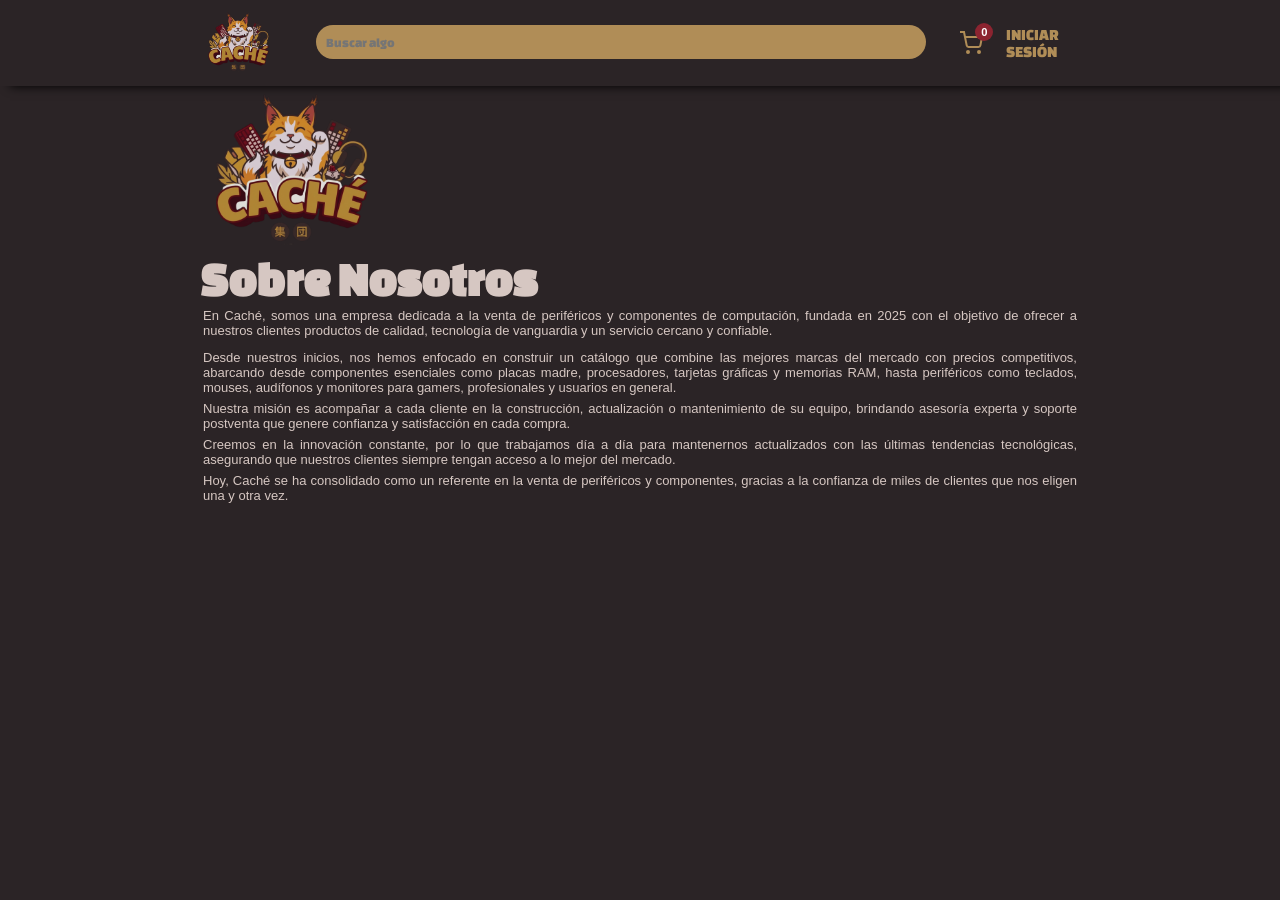
<file: sobre-nosotros.html>
<html lang="en">
<head>
    <meta charset="UTF-8">
    <meta name="viewport" content="width=device-width, initial-scale=1.0">
    <title>Sobre-nosotros</title>
    <link rel="stylesheet" href="css/estilos.css">
</head>
<body>
        <header>
            <nav>
                <div class="navbar">
                    <a href="index.html">
                        <img src="imagenes/Cachelogo.png" alt="logo">
                    </a>
                </div>

                <form class="search-box">
                    <input type="text" placeholder="Buscar algo" name="buscar" required>
                </form>

                <div class="nav-derecha">
                    <a href="carrito.html" class="nav-carrito">
                        <svg xmlns="http://www.w3.org/2000/svg" viewBox="0 0 24 24" width="24" height="24" fill="none" stroke="currentColor" stroke-width="2">
                            <circle cx="9" cy="21" r="1"></circle>
                            <circle cx="20" cy="21" r="1"></circle>
                            <path d="M1 1h4l2.68 13.39a2 2 0 0 0 2 1.61h9.72a2 2 0 0 0 2-1.61L23 6H6"></path>
                        </svg>
                        <span class="carrito-badge" id="contador-carrito">0</span>
                    </a>

                    <div class="login">
                        <a href="login.html">INICIAR SESIÓN</a>
                    </div>
                </div>
            </nav>
        </header>

    <div Class = "sobre-nosotros">
        <img src="imagenes/Cachelogo.png" alt="">
        <h1>Sobre Nosotros</h1>
        <p>
        En Caché, somos una empresa dedicada a la venta de periféricos y componentes de computación, fundada en 2025 con el objetivo de ofrecer a nuestros clientes productos de calidad, tecnología de vanguardia y un servicio cercano y confiable.    </p>
        </p>
        <p>
        Desde nuestros inicios, nos hemos enfocado en construir un catálogo que combine las mejores marcas del mercado con precios competitivos, abarcando desde componentes esenciales como placas madre, procesadores, tarjetas gráficas y memorias RAM, hasta periféricos como teclados, mouses, audífonos y monitores para gamers, profesionales y usuarios en general.
        </p>
        <p>
        Nuestra misión es acompañar a cada cliente en la construcción, actualización o mantenimiento de su equipo, brindando asesoría experta y soporte postventa que genere confianza y satisfacción en cada compra.
        </p>
        <p>
        Creemos en la innovación constante, por lo que trabajamos día a día para mantenernos actualizados con las últimas tendencias tecnológicas, asegurando que nuestros clientes siempre tengan acceso a lo mejor del mercado.
        </p>
        <p>
        Hoy, Caché se ha consolidado como un referente en la venta de periféricos y componentes, gracias a la confianza de miles de clientes que nos eligen una y otra vez.
        </p>
    </div>
</body>
</html>
</file>
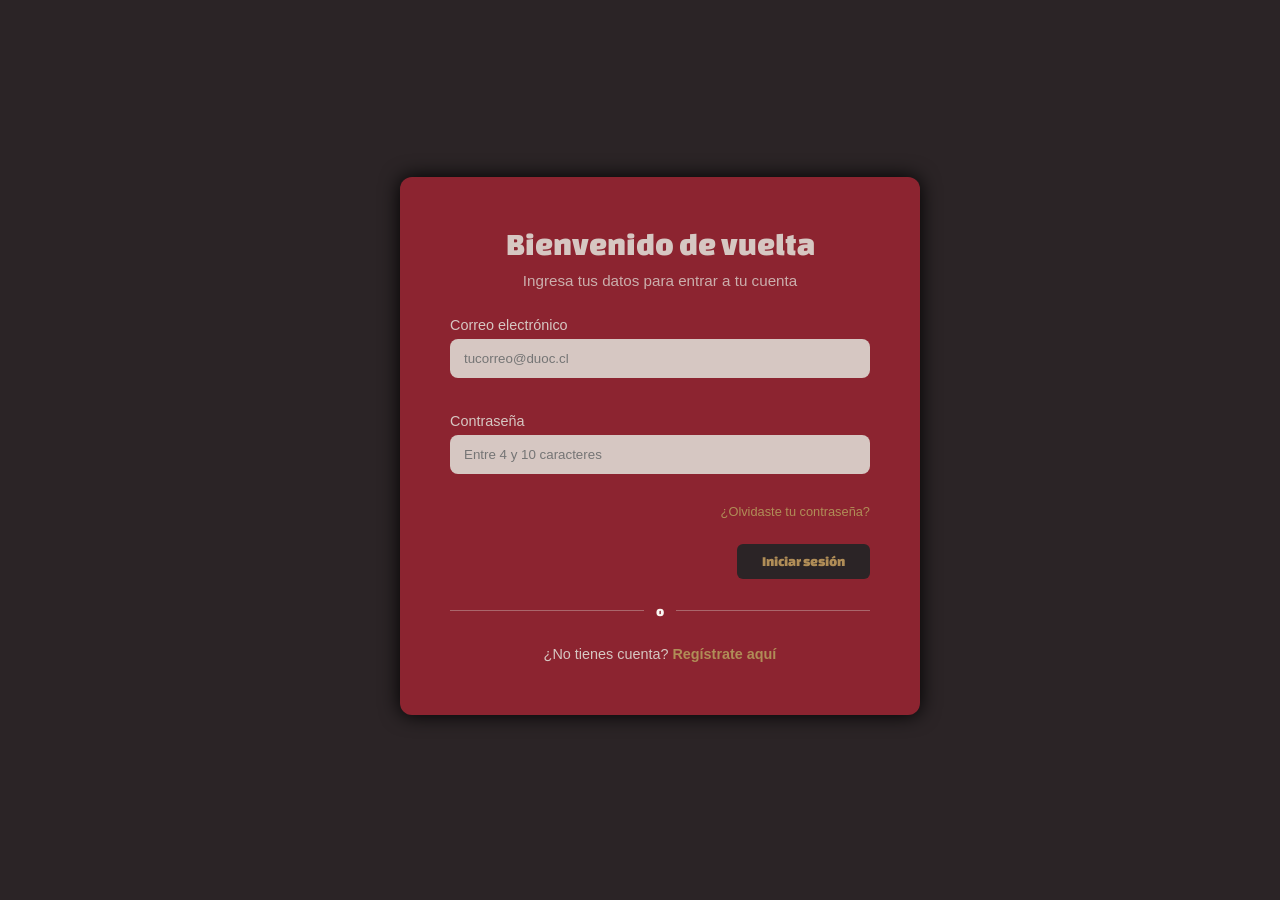
<file: admin/producto-form.html>
<!DOCTYPE html>
<html lang="en">
<head>
    <meta charset="UTF-8">
    <meta name="viewport" content="width=device-width, initial-scale=1.0">
    <title>Producto - Panel Caché</title>
    <link rel="stylesheet" href="../css/estilos.css">
    <style>body{ margin-top: 0; }</style>
</head>
<body data-pagina-admin="productos">
    <div class="admin-layout">
        <aside class="admin-sidebar">
            <div class="admin-sidebar-logo">
                <img src="../imagenes/Cachelogo.png" alt="logo">
                <span>Panel Caché</span>
            </div>

            <a href="index.html" class="admin-nav-link">🏠 Inicio</a>
            <a href="productos.html" class="admin-nav-link activo">📦 Productos</a>
            <a href="usuarios.html" class="admin-nav-link" data-solo-admin>👤 Usuarios</a>

            <a href="#" class="admin-nav-salir" id="btn-cerrar-sesion">↩ Cerrar sesión</a>
        </aside>

        <div class="admin-contenido">
            <div class="admin-header">
                <h1 id="titulo-form">Nuevo producto</h1>
            </div>

            <div class="admin-form-caja">
                <form class="admin-form" id="form-producto" novalidate>
                    <label for="codigo">Código de producto</label>
                    <input type="text" id="codigo" minlength="3" required>
                    <span class="error-mensaje" id="error-codigo"></span>

                    <label for="nombre">Nombre</label>
                    <input type="text" id="nombre" maxlength="100" required>
                    <span class="error-mensaje" id="error-nombre"></span>

                    <label for="descripcion">Descripción (opcional)</label>
                    <textarea id="descripcion" maxlength="500"></textarea>
                    <span class="error-mensaje" id="error-descripcion"></span>

                    <div class="admin-form-fila">
                        <div>
                            <label for="precio">Precio</label>
                            <input type="number" id="precio" min="0" step="0.01" required>
                            <span class="error-mensaje" id="error-precio"></span>
                        </div>
                        <div>
                            <label for="categoria">Categoría</label>
                            <select id="categoria" required>
                                <option value="">-- Seleccione --</option>
                                <option value="Mouse">Mouse</option>
                                <option value="Teclado">Teclado</option>
                                <option value="Audífonos">Audífonos</option>
                                <option value="Mousepad">Mousepad</option>
                            </select>
                            <span class="error-mensaje" id="error-categoria"></span>
                        </div>
                    </div>

                    <div class="admin-form-fila">
                        <div>
                            <label for="stock">Stock</label>
                            <input type="number" id="stock" min="0" step="1" required>
                            <span class="error-mensaje" id="error-stock"></span>
                        </div>
                        <div>
                            <label for="stock-critico">Stock crítico (opcional)</label>
                            <input type="number" id="stock-critico" min="0" step="1">
                            <span class="error-mensaje" id="error-stock-critico"></span>
                        </div>
                    </div>

                    <label for="imagen">Imagen (opcional, ej: imagenes/mouse.png)</label>
                    <input type="text" id="imagen" placeholder="imagenes/mouse.png">

                    <div class="admin-form-acciones">
                        <button type="submit" class="admin-btn-guardar">Guardar</button>
                        <button type="button" class="admin-btn-cancelar" onclick="window.location.href='productos.html'">Cancelar</button>
                    </div>
                </form>
            </div>
        </div>
    </div>

    <script src="../js/validaciones.js"></script>
    <script src="../js/admin-auth.js"></script>
    <script src="../js/admin-producto-form.js"></script>
</body>
</html>
</file>
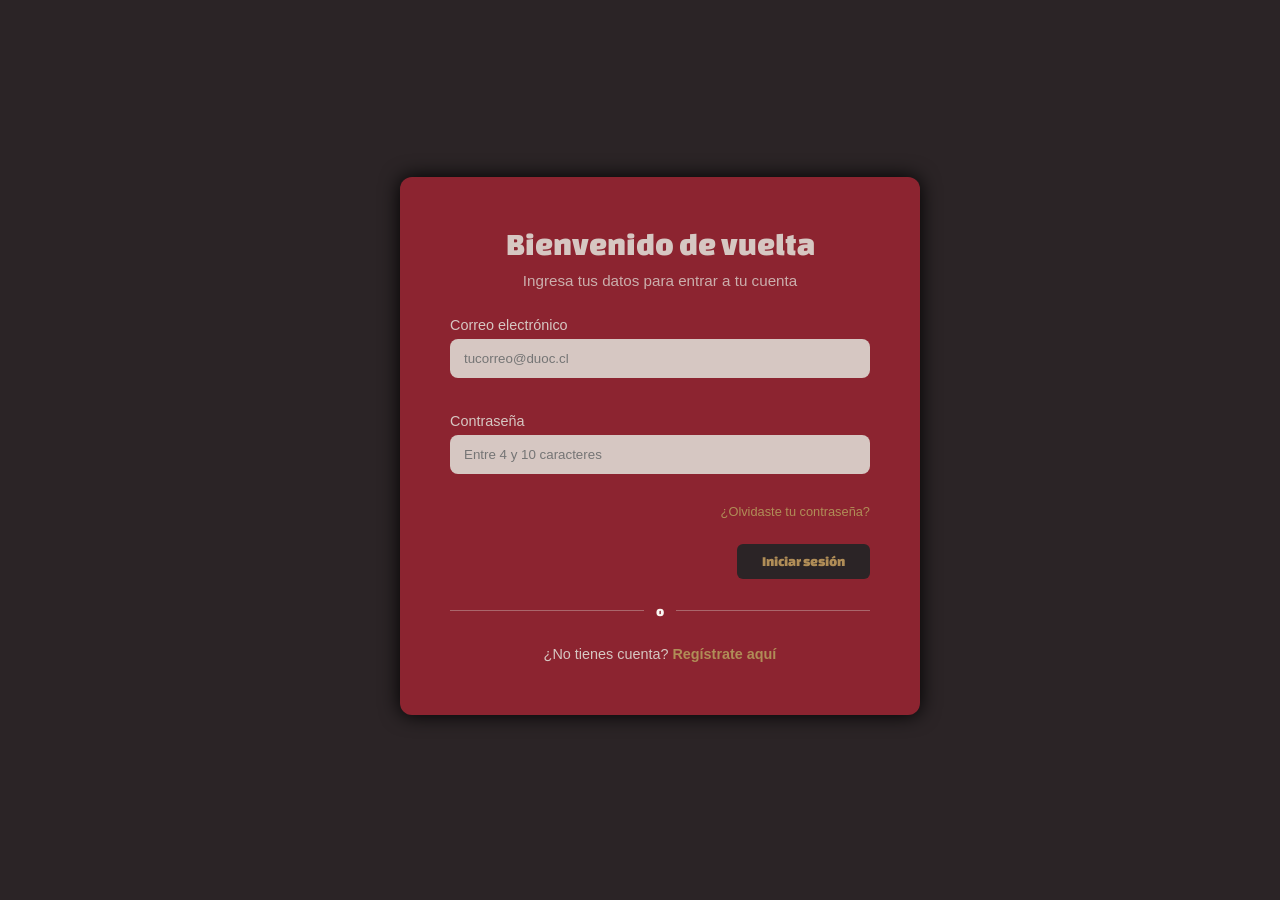
<file: admin/productos.html>
<!DOCTYPE html>
<html lang="en">
<head>
    <meta charset="UTF-8">
    <meta name="viewport" content="width=device-width, initial-scale=1.0">
    <title>Productos - Panel Caché</title>
    <link rel="stylesheet" href="../css/estilos.css">
    <style>body{ margin-top: 0; }</style>
</head>
<body data-pagina-admin="productos">
    <div class="admin-layout">
        <aside class="admin-sidebar">
            <div class="admin-sidebar-logo">
                <img src="../imagenes/Cachelogo.png" alt="logo">
                <span>Panel Caché</span>
            </div>

            <a href="index.html" class="admin-nav-link">🏠 Inicio</a>
            <a href="productos.html" class="admin-nav-link activo">📦 Productos</a>
            <a href="usuarios.html" class="admin-nav-link" data-solo-admin>👤 Usuarios</a>

            <a href="#" class="admin-nav-salir" id="btn-cerrar-sesion">↩ Cerrar sesión</a>
        </aside>

        <div class="admin-contenido">
            <div class="admin-header">
                <h1>Productos</h1>
                <button type="button" class="admin-btn-nuevo" id="btn-nuevo-producto">+ Nuevo producto</button>
            </div>

            <div class="admin-tabla-contenedor">
                <table class="admin-tabla">
                    <thead>
                        <tr>
                            <th>Código</th>
                            <th>Nombre</th>
                            <th>Precio</th>
                            <th>Stock</th>
                            <th>Categoría</th>
                            <th>Acciones</th>
                        </tr>
                    </thead>
                    <tbody id="tabla-productos-body">
                        <!-- Se llena con JS -->
                    </tbody>
                </table>
            </div>
        </div>
    </div>

    <script src="../js/admin-auth.js"></script>
    <script src="../js/admin-productos.js"></script>
</body>
</html>
</file>
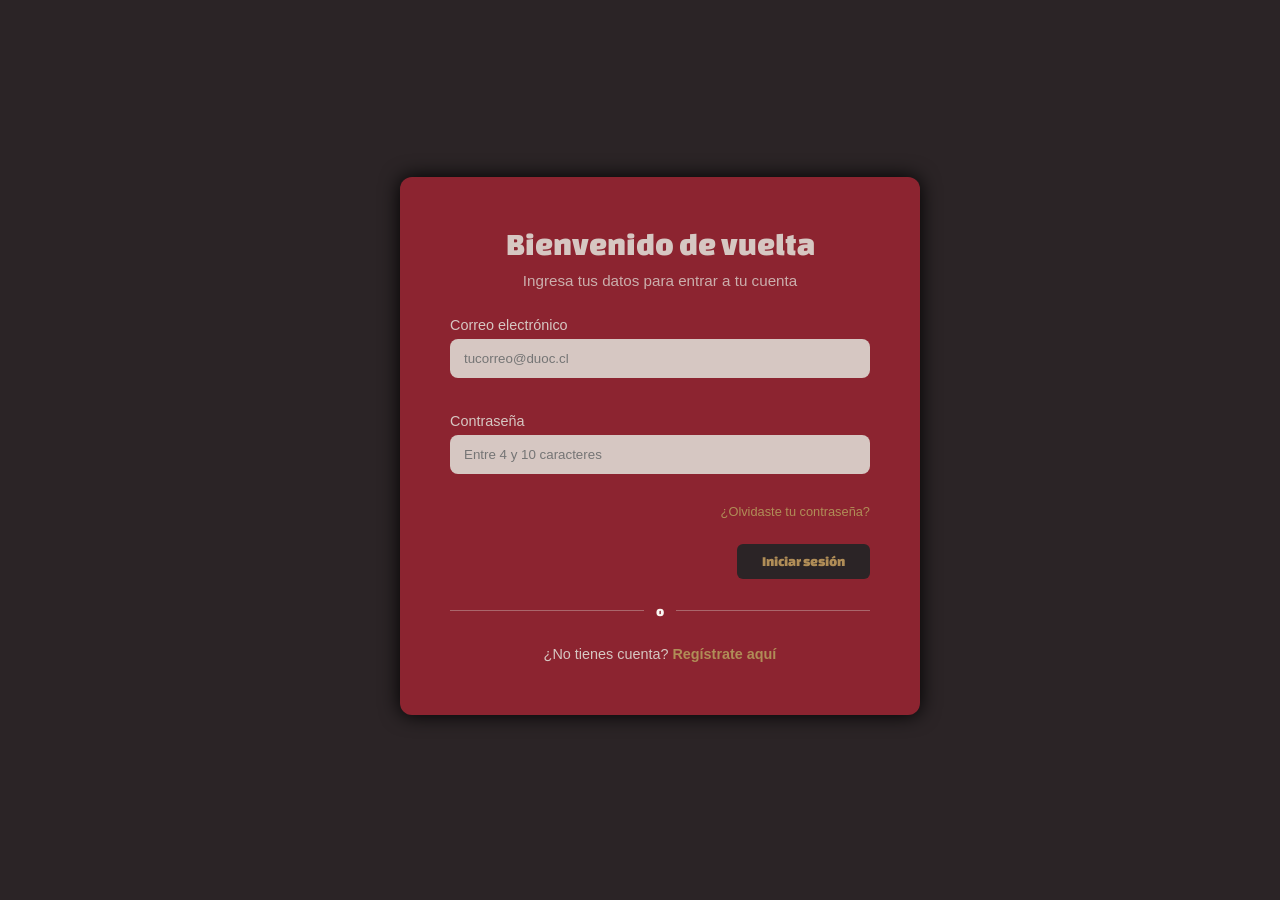
<file: admin/usuarios.html>
<!DOCTYPE html>
<html lang="en">
<head>
    <meta charset="UTF-8">
    <meta name="viewport" content="width=device-width, initial-scale=1.0">
    <title>Usuarios - Panel Caché</title>
    <link rel="stylesheet" href="../css/estilos.css">
    <style>body{ margin-top: 0; }</style>
</head>
<body data-pagina-admin="usuarios">
    <div class="admin-layout">
        <aside class="admin-sidebar">
            <div class="admin-sidebar-logo">
                <img src="../imagenes/Cachelogo.png" alt="logo">
                <span>Panel Caché</span>
            </div>

            <a href="index.html" class="admin-nav-link">🏠 Inicio</a>
            <a href="productos.html" class="admin-nav-link">📦 Productos</a>
            <a href="usuarios.html" class="admin-nav-link activo" data-solo-admin>👤 Usuarios</a>

            <a href="#" class="admin-nav-salir" id="btn-cerrar-sesion">↩ Cerrar sesión</a>
        </aside>

        <div class="admin-contenido">
            <div class="admin-header">
                <h1>Usuarios</h1>
                <button type="button" class="admin-btn-nuevo" id="btn-nuevo-usuario">+ Nuevo usuario</button>
            </div>

            <div class="admin-tabla-contenedor">
                <table class="admin-tabla">
                    <thead>
                        <tr>
                            <th>RUN</th>
                            <th>Nombre</th>
                            <th>Correo</th>
                            <th>Rol</th>
                            <th>Acciones</th>
                        </tr>
                    </thead>
                    <tbody id="tabla-usuarios-body">
                        <!-- Se llena con JS -->
                    </tbody>
                </table>
            </div>
        </div>
    </div>

    <script src="../js/admin-auth.js"></script>
    <script src="../js/admin-usuarios.js"></script>
</body>
</html>
</file>
<file: css/estilos.css>
@import url('https://fonts.googleapis.com/css2?family=Changa+One:ital@0;1&family=Rubik+Dirt&display=swap');
/*/  
cafe #2b2426
beige #d6c7c2
dorado #b08d57
rojo #8c2430
rojo oscuro #5a0f1b
/*/

*{
    margin: 0;
    padding: 0;
    text-decoration: none;
    scrollbar-width: thin;
    scrollbar-color: #c4c8cc transparent;
}

body{
    background-color: #2b2426;
    margin-top: 89px;
}
/*barra de navegacion*/
header{
    width: 100%;
    height: auto;
    display: flex;
    align-items: center;
    justify-content: center;
    background-color: #2b2426;
    top: 0;
    left: 0;
    position: fixed;
    z-index: 1000;
    box-shadow: 10px 0px 10px 0px;
}
nav{
    width: 70%;
    height: auto;
    display: flex;
    justify-content: space-around;
}
.nav-derecha{
    display: flex;
    align-items: center;
    gap: 20px;
}

.nav-carrito{
    position: relative;
    display: flex;
    align-items: center;
    color: #b08d57; 
    transition: color 0.2s ease;
}

.carrito-badge{
    position: absolute;
    top: -8px;
    right: -10px;
    background-color: #8c2430;
    color: #fff;
    font-family: "Roboto", sans-serif;
    font-size: 0.7rem;
    font-weight: bold;
    width: 18px;
    height: 18px;
    border-radius: 50%;
    display: flex;
    align-items: center;
    justify-content: center;
}

header img{
    width: 70px;
    padding: 10px;
}

.login{
    width: 30%;
    height: auto;
    display: flex;
    justify-content: center;
    align-items: center;
}
.login a{
    font-size: normal;
    padding-left: 20px;
    font-family: "Changa One", sans-serif;
    font-weight: 400px;
    font-style: normal;
    color: #b08d57;
}

.search-box{
    width: 100%;
    height: 50%;
    display: flex;
    justify-content: center;
    text-align: start;
}
.formulario{
    width: 100%;
    height: auto;
    display: flex;
    justify-content: center;
    align-items: center;
    padding: 0 20px;
}

.formulario-contacto{
    font-family: "Changa One", sans-serif;
    font-style: normal;
    color: #d6c7c2;
    background-color: #8c2430;
    padding: 30px 40px;
    border-radius: 8px;
    width: min(90%, 600px); /* responsivo: nunca más de 600px, se achica en pantallas chicas */
    margin-top: 80px;
    margin-bottom: 60px;
}

.formulario-contacto h1{
    font-size: clamp(1.3rem, 2vw, 1.8rem);
    text-align: center;
    margin-bottom: 25px;
    text-transform: uppercase;
}

.cdr-contacto{
    display: flex;
    flex-direction: column;
    gap: 18px;
}

.campo{
    display: flex;
    flex-direction: column;
    width: 100%;
}

.campo label{
    font-family: "Roboto", sans-serif;
    font-size: 0.85rem;
    color: #d6c7c2;
    margin-bottom: 6px;
}

.cdr-contacto input{
    border: none;
    min-height: 40px;
    padding: 0 14px;
    border-radius: 6px;
    font-family: "Roboto", sans-serif;
    background-color: #d6c7c2;
    color: #2b2426;
    outline: none;
}

.cdr-contacto textarea{
    border: none;
    min-height: 150px;
    padding: 12px 14px; /* antes tenía 0 80px, dejaba el texto pegado arriba/abajo */
    border-radius: 6px;
    font-family: "Roboto", sans-serif;
    background-color: #d6c7c2;
    color: #2b2426;
    outline: none;
    resize: vertical; /* permite agrandar solo hacia abajo, no a lo ancho */
    box-sizing: border-box;
}

.cdr-contacto input:focus,
.cdr-contacto textarea:focus{
    outline: 2px solid #b08d57;
}

button[type="submit"]{
    align-self: flex-end;
    background-color: #2b2426;
    color: #b08d57;
    border: none;
    padding: 10px 25px;
    border-radius: 6px;
    cursor: pointer;
    font-family: "Changa One", sans-serif;
    font-size: 14px;
    transition: opacity 0.2s ease;
}

button[type="submit"]:hover{
    opacity: 0.85;
}

.cdr-contacto .error-mensaje{
    color: #ffdcdc;
    font-size: 0.75rem;
    margin-top: 2px;
}

.cdr-contacto .input-invalido{
    outline: 2px solid #ffdcdc;
}

.search-box input{
    margin-top: 25px;
    border: none;
    border-radius: 30px;
    color: #2b2426;
    font-family: "Changa One", sans-serif;
    background-color: #b08d57;
    padding: 10px;
    width: 90%;
    outline: none;
}

.slider-container{
    width: 100%;
    height: auto;
    overflow: hidden;
}
.slider {
    display: flex;
    transition: transform 0.6s ease-in-out; 
}
.banner{
    min-width: 100%;
    height: auto;
}
.banner img{
    width: 100%;
    display: block;
    height: 100%;
    object-fit: cover;
}

.texto{
    display: block;
    align-items: center;
    text-align: center;
}
.texto p{
    margin-top: 20px;
    font-size: x-large;
    padding-left: 20px;
    font-family: "Changa One", sans-serif;
    font-weight: 400px;
    font-style: normal;
    color: #b08d57;
}

.seccion2{
    width: 100%;
    height: auto;
    display: flex;
    flex-direction: column;
    align-items: center;
}

.prod1{
    width: min(94%, 1600px);
    display: grid;
    grid-template-columns: repeat(auto-fit, minmax(320px, 1fr));
    gap: 20px;
    margin-top: 20px;
}

.prod2{
    width: 100%;
    aspect-ratio: 710 / 500;
    background-color: black;
    overflow: hidden;
}
.prod2, .cards2{
    position: relative; 
}
.cards{
    width: 100%;
    height: 100%;
    object-fit: cover;
    transform: scale(1.05);
    transform-origin: -110% 80%;
    transition: transform 0.3s ease;
}

.cards:hover{
    transform: scale(1.06);
}

.cards2{
    width: 100%;
    aspect-ratio: 340 / 500;
    overflow: hidden;
    background-color: black;
}

.img-cat{
    width: 85%;
    height: 100%;
    object-fit: cover;
    transform: scale(1.05);
    transform-origin: -250% 90%;
    transition: transform 0.3s ease;
}

.img-cat:hover{
    transform: scale(1.06);
}

.texto-barra{
    position: absolute;
    top: 20px;
    left: 20px;
    z-index: 2; /* para que quede sobre la imagen */
    font-family: "Changa One", sans-serif;
    font-weight: 400;
    font-size: clamp(1.1rem, 1.6vw, 1.4rem);
    color: #ffffff;
    text-decoration: underline;
    text-underline-offset: 4px;
}

.productos{
    width: 100%;
    height: auto;
    margin-top: 20px;
    display: flex;
    align-items: center;
    text-align: center;
    justify-content: space-around;
}
.card{
    border-radius: 15px;
    width: 250px;
    margin-top: 30px;
    background-color: #b08d57;
    box-shadow: 0px 0px 10px rgb(0,0,0,0.5);

}
.card img{
    width: 100%;
    height: auto;
    border-bottom: 1px solid #ccc;
    
}
.card-body h1, p{
    font-size: small;
    font-family: "Roboto", sans-serif;
    font-weight: 400px;
    font-style: normal;
    padding: 3px;
}

.btn{
    position: relative;
    width: 120px;
    height: 40px;
    overflow: hidden;
    padding: 10px 16px;
    border: none;
    border-radius: 6px;
    background-color: #2b2426;
    color: #b08d57;
    cursor: pointer;
    margin-bottom: 10px;

}

.btn-texto{
    position: absolute;
    left: 0;
    width: 100%;
    top: 50%;
    transform: translateY(-50%);
    transition: transform 0.5s cubic-bezier(0.85,0,0.35,0.65);
}

.btn-logo{
    position: absolute;
    width: 25px;
    height: 25px;
    left: 50%;
    transform: translate(-50%, 100px);
    transition: transform 0.5s cubic-bezier(0.75,1,0.36,0.22);
}
.btn:hover .btn-texto{
    transform: translateY(-80px);
}
.btn:hover .btn-logo{
    transform: translate(-50%, -50%);
}


footer{
    width: 100%;
    height: auto;
    background-color:#000000;
    
}
.footer1{
    width: 100%;
    height: auto;
    display: flex;
    justify-content: space-between;
    margin-top: 30px; 
}

.footer2{
    display: flex;
    justify-content: center;
    align-items: center;
    text-align: center;
    width: 90%;
    height: auto;
    border-top: 2px solid rgb(189, 189, 189);
    padding: 20px;
    margin: auto;
}
.pie-pagina{
    text-align: start;
    align-items: start;
    width: 100%;
    height: auto;
    margin-top: 30px;
}

footer img {
    width: 80%;
    padding: 10px;
}

.pie-pagina a, span {
    font-size: normal;
    font-family: "Changa One", sans-serif;
    font-weight: 400px;
    font-style: normal;
    color: #faf7f3;
}

.sobre-nosotros{
    color: #d6c7c2;
    font-family:"Changa One", sans-serif;
    font-size: x-large;
    text-align: justify;
    justify-content:center;
    margin-left: 176px;
    margin-right: 176px;
    padding: 0px 24px;

}

.sobre-nosotros img{
    width: 20%;
}

scroll-seamless {
  display: block;
  overflow: hidden;
  width: 100%;
}

scroll-seamless .scroll-list {
  display: flex;
  gap: 32px;
  width: max-content;
}

scroll-seamless[data-init="true"] .scroll-list {
  animation: scroll-seamless-move var(--scroll-speed, 20s) linear infinite;
}

@keyframes scroll-seamless-move {
  from { transform: translateX(var(--from-x, 0)); }
  to   { transform: translateX(var(--end-x, -100%)); }
}

scroll-seamless.hidden {
  visibility: hidden;
}

.scrolls{
    background-color: #030303;
    margin-top: 25px;
}

.scroll-item img {
  width: 200px;
  height: auto;
  display: block;
}

.login-section{
    width: 100%;
    min-height: calc(100vh - 89px);
    display: flex;
    justify-content: center;
    align-items: center;
    padding: 40px 20px;
}

.login-box{
    width: min(90%, 420px);
    background-color: #8c2430;
    border-radius: 12px;
    padding: clamp(30px, 4vw, 50px);
    box-shadow: 0px 0px 20px rgba(0,0,0,1);
}

.login-box h1{
    font-family: "Changa One", sans-serif;
    font-weight: 400;
    font-style: normal;
    color: #d6c7c2;
    font-size: clamp(1.5rem, 2.5vw, 2rem);
    text-align: center;
}

.login-subtitulo{
    font-family: "Roboto", sans-serif;
    color: #d6c7c2;
    text-align: center;
    font-size: 0.95rem;
    margin-top: 8px;
    margin-bottom: 25px;
    opacity: 0.85;
}

.login-form{
    display: flex;
    flex-direction: column;
}

.login-form label{
    font-family: "Roboto", sans-serif;
    color: #d6c7c2;
    font-size: 0.9rem;
    margin-bottom: 6px;
    margin-top: 15px;
}

.login-form label:first-of-type{
    margin-top: 0;
}

.login-form input{
    border: none;
    border-radius: 8px;
    padding: 12px 14px;
    font-family: "Roboto", sans-serif;
    color: #2b2426;
    background-color: #d6c7c2;
    outline: none;
}

.login-form input:focus{
    outline: 2px solid #b08d57;
}

.olvide-clave{
    align-self: flex-end;
    font-family: "Roboto", sans-serif;
    font-size: 0.8rem;
    color: #b08d57;
    margin-top: 10px;
}

.olvide-clave:hover{
    text-decoration: underline;
}

.btn-login{
    margin-top: 25px;
    padding: 12px;
    border: none;
    border-radius: 8px;
    background-color: #2b2426;
    color: #b08d57;
    font-family: "Changa One", sans-serif;
    font-size: 1rem;
    cursor: pointer;
    transition: background-color 0.3s ease;
}

.btn-login:hover{
    background-color: #1a1617;
}

.separador{
    display: flex;
    align-items: center;
    text-align: center;
    margin: 25px 0;
    color: #d6c7c2;
    font-family: "Roboto", sans-serif;
    font-size: 0.85rem;
}

.separador::before,
.separador::after{
    content: "";
    flex: 1;
    border-bottom: 1px solid #d6c7c2;
    opacity: 0.4;
}

.separador span{
    padding: 0 12px;
}

.registro-texto{
    font-family: "Roboto", sans-serif;
    color: #d6c7c2;
    text-align: center;
    font-size: 0.9rem;
}

.registro-texto a{
    color: #b08d57;
    font-weight: bold;
}

.registro-texto a:hover{
    text-decoration: underline;
}
.registro-box{
    width: min(90%, 460px); /* un poco más ancho que el login por tener más campos */
}

.check-terminos{
    display: flex;
    align-items: center;
    gap: 8px;
    font-family: "Roboto", sans-serif;
    color: #d6c7c2;
    font-size: 0.85rem;
    margin-top: 18px;
    cursor: pointer;
}

.check-terminos input{
    width: auto;
    accent-color: #b08d57;
    cursor: pointer;
}
/* ===== PÁGINA DE CATEGORÍA (listado con filtros) ===== */

.categoria-seccion{
    width: min(94%, 1500px);
    margin: 20px auto 60px;
    display: grid;
    grid-template-columns: 260px 1fr;
    gap: 40px;
    align-items: start;
}

/* ---- Sidebar de filtros ---- */
.filtros-sidebar{
    position: sticky;
    top: 20px;
    margin-top: 30px;
}

.filtros-titulo{
    font-family: "Changa One", sans-serif;
    font-weight: 400;
    font-size: 1.4rem;
    color: #d6c7c2;
    margin-bottom: 20px;
}

.filtro-grupo{
    border-bottom: 1px solid rgba(214,199,194,0.15);
    padding: 16px 0;
    margin-top: 30px;
}

.filtro-header{
    width: 100%;
    background: none;
    border: none;
    display: flex;
    justify-content: space-between;
    align-items: center;
    font-family: "Changa One", sans-serif;
    font-size: 1rem;
    color: #d6c7c2;
    cursor: pointer;
    padding: 0;
}

.filtro-flecha{
    font-size: 0.75rem;
    color: #b08d57;
    transition: transform 0.2s ease;
}

.filtro-header.colapsado .filtro-flecha{
    transform: rotate(180deg);
}

.filtro-contenido{
    margin-top: 14px;
    display: flex;
    flex-direction: column;
    gap: 10px;
}

.filtro-contenido.oculto{
    display: none;
}

.filtro-check{
    display: flex;
    align-items: center;
    gap: 8px;
    font-family: "Roboto", sans-serif;
    font-size: 0.9rem;
    color: #d6c7c2;
    cursor: pointer;
}

.filtro-check input{
    accent-color: #b08d57;
    cursor: pointer;
}

.filtro-cantidad{
    opacity: 0.6;
    font-size: 0.8rem;
}

.precio-max-texto{
    font-family: "Roboto", sans-serif;
    font-size: 0.85rem;
    color: #d6c7c2;
    opacity: 0.8;
    margin-bottom: 10px;
}

.rango-precio{
    width: 100%;
    accent-color: #b08d57;
}

.precio-min-max{
    display: flex;
    justify-content: space-between;
    font-family: "Roboto", sans-serif;
    font-size: 0.85rem;
    color: #d6c7c2;
    opacity: 0.8;
    margin-top: 8px;
}

.color-grid{
    display: grid;
    grid-template-columns: repeat(5, 1fr);
    gap: 10px;
}

.color-swatch{
    width: 28px;
    height: 28px;
    border-radius: 50%;
    border: 2px solid rgba(214,199,194,0.3);
    cursor: pointer;
    padding: 0;
}

.color-swatch:hover{
    border-color: #b08d57;
}

.color-swatch.multicolor{
    background: conic-gradient(red, orange, yellow, green, blue, violet, red);
}

/* ---- Grid de productos ---- */
.categoria-grid{
    display: grid;
    grid-template-columns: repeat(auto-fill, minmax(260px, 1fr));
    gap: 24px;
    margin-top: 50px;
}

.producto-card{
    display: flex;
    flex-direction: column;
    color: #d6c7c2;
}

.producto-card-imagen{
    position: relative;
    width: 100%;
    aspect-ratio: 1 / 1;
    background-color: #1a1617;
    border-radius: 10px;
    overflow: hidden;
    display: flex;
    align-items: center;
    justify-content: center;
}

.producto-card-imagen img{
    width: 85%;
    height: 85%;
    object-fit: contain;
    transition: transform 0.3s ease;
}

.producto-card:hover .producto-card-imagen img{
    transform: scale(1.05);
}

.badge{
    position: absolute;
    top: 12px;
    font-family: "Roboto", sans-serif;
    font-size: 0.75rem;
    font-weight: bold;
    z-index: 2;
}

.badge-nuevo{
    right: 12px;
    background-color: #3fa66a;
    color: #fff;
    padding: 4px 12px;
    border-radius: 20px;
}

.badge-descuento{
    left: -34px;
    top: 14px;
    background-color: #8c2430;
    color: #fff;
    padding: 4px 40px;
    transform: rotate(-45deg);
}

.btn-cart-flotante{
    position: absolute;
    bottom: 14px;
    left: 14px;
    width: 42px;
    height: 42px;
    border-radius: 50%;
    background-color: #8c2430;
    color: #fff;
    border: none;
    font-size: 1.1rem;
    cursor: pointer;
    opacity: 0;
    transform: translateY(8px);
    transition: opacity 0.2s ease, transform 0.2s ease;
    z-index: 2;
}

.producto-card:hover .btn-cart-flotante{
    opacity: 1;
    transform: translateY(0);
}

.producto-card-marca{
    font-family: "Roboto", sans-serif;
    font-size: 0.75rem;
    letter-spacing: 1px;
    color: #b08d57;
    margin-top: 14px;
}

.producto-card-nombre{
    font-family: "Roboto", sans-serif;
    font-weight: bold;
    font-size: 0.95rem;
    margin-top: 4px;
    line-height: 1.3;
}

.producto-card-precio{
    font-family: "Roboto", sans-serif;
    font-weight: bold;
    font-size: 0.95rem;
    margin-top: 6px;
    color: #d6c7c2;
}

.precio-tachado{
    text-decoration: line-through;
    opacity: 0.5;
    font-weight: normal;
    margin-right: 6px;
}
/* ===== CARRITO DE COMPRAS ===== */

.carrito-seccion{
    width: min(90%, 1000px);
    margin: 30px auto 60px;
    color: #d6c7c2;
}

.carrito-titulo{
    font-family: "Changa One", sans-serif;
    font-weight: 400;
    font-size: clamp(1.6rem, 2.5vw, 2.2rem);
    margin-bottom: 25px;
}

.carrito-contenedor{
    display: grid;
    grid-template-columns: 1fr 320px;
    gap: 30px;
    align-items: start;
}

.carrito-lista{
    display: flex;
    flex-direction: column;
    gap: 18px;
}

.carrito-item{
    display: grid;
    grid-template-columns: 70px 1fr auto auto auto;
    align-items: center;
    gap: 15px;
    background-color: #1a1617;
    border-radius: 10px;
    padding: 12px 15px;
}

.carrito-item-img{
    width: 70px;
    height: 70px;
    object-fit: contain;
    background-color: #2b2426;
    border-radius: 8px;
    padding: 6px;
}

.carrito-item-nombre{
    font-family: "Roboto", sans-serif;
    font-weight: bold;
    font-size: 0.95rem;
}

.carrito-item-precio-unitario{
    font-family: "Roboto", sans-serif;
    font-size: 0.8rem;
    opacity: 0.7;
    margin-top: 4px;
}

.carrito-item-cantidad{
    display: flex;
    align-items: center;
    border: 1px solid #b08d57;
    border-radius: 8px;
    overflow: hidden;
    width: fit-content;
}

.carrito-item-cantidad button{
    background-color: #2b2426;
    color: #d6c7c2;
    border: none;
    width: 30px;
    height: 30px;
    cursor: pointer;
}

.carrito-item-cantidad button:hover{
    background-color: #3a3335;
}

.input-cantidad{
    width: 40px;
    height: 30px;
    text-align: center;
    border: none;
    background-color: #d6c7c2;
    color: #2b2426;
    font-family: "Roboto", sans-serif;
}

.carrito-item-subtotal{
    font-family: "Changa One", sans-serif;
    font-size: 1.1rem;
    white-space: nowrap;
}

.btn-eliminar{
    background: none;
    border: none;
    color: #d6c7c2;
    opacity: 0.6;
    font-size: 1rem;
    cursor: pointer;
}

.btn-eliminar:hover{
    opacity: 1;
    color: #8c2430;
}

.carrito-resumen{
    background-color: #1a1617;
    border-radius: 10px;
    padding: 25px;
    position: sticky;
    top: 20px;
}

.carrito-total-linea{
    display: flex;
    justify-content: space-between;
    align-items: baseline;
    font-family: "Changa One", sans-serif;
    font-size: 1.1rem;
    padding-bottom: 20px;
    border-bottom: 1px solid rgba(214,199,194,0.2);
}

.carrito-total-monto{
    font-size: 1.4rem;
    color: #b08d57;
}

.carrito-cupon{
    display: flex;
    gap: 8px;
    margin-top: 20px;
}

.carrito-cupon input{
    flex: 1;
    border: none;
    border-radius: 6px;
    padding: 10px;
    font-family: "Roboto", sans-serif;
    background-color: #d6c7c2;
    color: #2b2426;
    outline: none;
    min-width: 0;
}

.btn-aplicar-cupon{
    background-color: #2b2426;
    color: #b08d57;
    border: 1px solid #b08d57;
    border-radius: 6px;
    padding: 0 14px;
    font-family: "Roboto", sans-serif;
    cursor: pointer;
}

.btn-pagar{
    width: 100%;
    margin-top: 20px;
    padding: 14px;
    border: none;
    border-radius: 8px;
    background-color: #3fa66a;
    color: #fff;
    font-family: "Changa One", sans-serif;
    font-size: 1rem;
    cursor: pointer;
    transition: opacity 0.2s ease;
}

.btn-pagar:hover{
    opacity: 0.85;
}

.carrito-vacio{
    grid-column: 1 / -1;
    text-align: center;
    padding: 60px 20px;
    font-family: "Roboto", sans-serif;
}

.btn-seguir-comprando{
    display: inline-block;
    margin-top: 15px;
    padding: 12px 24px;
    background-color: #b08d57;
    color: #2b2426;
    border-radius: 8px;
    font-family: "Changa One", sans-serif;
}

.error-mensaje{
    display: block;
    min-height: 16px;
    font-family: "Roboto", sans-serif;
    font-size: 0.78rem;
    color: #ff6b6b;
    margin-top: 4px;
}

.input-invalido{
    outline: 2px solid #ff6b6b;
}

.login-form select{
    border: none;
    border-radius: 8px;
    padding: 12px 14px;
    font-family: "Roboto", sans-serif;
    color: #2b2426;
    background-color: #d6c7c2;
    outline: none;
    margin-top: 6px;
}
@media (max-width: 700px){
    .carrito-contenedor{
        grid-template-columns: 1fr;
    }

    .carrito-item{
        grid-template-columns: 50px 1fr;
        grid-template-areas:
            "img nombre"
            "cantidad subtotal"
            "eliminar eliminar";
    }
}

/* ===== PÁGINA DE PRODUCTO ===== */

.producto-seccion{
    width: min(94%, 1400px);
    margin: 20px auto 60px;
    color: #d6c7c2;
}

.breadcrumb{
    font-family: "Roboto", sans-serif;
    font-size: 0.85rem;
    color: #d6c7c2;
    opacity: 0.7;
    margin-top: 130px;
    margin-bottom: 20px;
}

.breadcrumb a{
    color: #b08d57;
    opacity: 1;
}

.producto-contenedor{
    display: grid;
    grid-template-columns: 1fr 1fr;
    gap: 50px;
    margin-top: 30px;
}

/* ---- Galería ---- */
.galeria-principal{
    width: 100%;
    aspect-ratio: 1 / 1;
    background-color: #1a1617;
    border-radius: 12px;
    overflow: hidden;
    display: flex;
    align-items: center;
    justify-content: center;
}

.galeria-principal img{
    width: 100%;
    height: 100%;
    object-fit: contain;
    padding: 20px;
}

.galeria-miniaturas{
    display: flex;
    gap: 12px;
    margin-top: 15px;
}

.miniatura{
    width: 80px;
    height: 80px;
    object-fit: contain;
    background-color: #1a1617;
    border-radius: 8px;
    padding: 8px;
    cursor: pointer;
    border: 2px solid transparent;
    transition: border-color 0.2s ease;
}

.miniatura:hover{
    border-color: #b08d57;
}

.miniatura.activa{
    border-color: #b08d57;
}

/* ---- Info del producto ---- */
.producto-info{
    display: flex;
    flex-direction: column;
}

.producto-marca{
    font-family: "Roboto", sans-serif;
    font-size: 0.8rem;
    letter-spacing: 1px;
    color: #b08d57;
}

.producto-nombre{
    font-family: "Changa One", sans-serif;
    font-weight: 400;
    font-size: clamp(1.6rem, 2.5vw, 2.2rem);
    color: #d6c7c2;
    margin-top: 6px;
}

.producto-valoracion{
    display: flex;
    align-items: center;
    gap: 8px;
    margin-top: 10px;
}

.estrellas{
    color: #b08d57;
    letter-spacing: 2px;
}

.valoracion-texto{
    font-family: "Roboto", sans-serif;
    font-size: 0.85rem;
    opacity: 0.7;
}

.producto-precio{
    display: flex;
    align-items: baseline;
    gap: 12px;
    margin-top: 18px;
}

.precio-actual{
    font-family: "Changa One", sans-serif;
    font-size: clamp(1.6rem, 2.2vw, 2rem);
    color: #d6c7c2;
}

.precio-anterior{
    font-family: "Roboto", sans-serif;
    font-size: 1rem;
    color: #d6c7c2;
    opacity: 0.5;
    text-decoration: line-through;
}

.precio-descuento{
    font-family: "Roboto", sans-serif;
    font-size: 0.85rem;
    background-color: #8c2430;
    color: #fff;
    padding: 3px 10px;
    border-radius: 6px;
}

.producto-descripcion{
    font-family: "Roboto", sans-serif;
    font-size: 0.95rem;
    line-height: 1.6;
    margin-top: 18px;
    opacity: 0.9;
}

.producto-stock{
    display: flex;
    align-items: center;
    gap: 8px;
    font-family: "Roboto", sans-serif;
    font-size: 0.85rem;
    margin-top: 18px;
}

.stock-punto{
    width: 8px;
    height: 8px;
    border-radius: 50%;
    background-color: #4caf50;
    display: inline-block;
}

.producto-cantidad{
    margin-top: 22px;
}

.producto-cantidad label{
    display: block;
    font-family: "Roboto", sans-serif;
    font-size: 0.85rem;
    margin-bottom: 8px;
}

.selector-cantidad{
    display: flex;
    align-items: center;
    width: fit-content;
    border: 1px solid #b08d57;
    border-radius: 8px;
    overflow: hidden;
}

.selector-cantidad button{
    background-color: #1a1617;
    color: #d6c7c2;
    border: none;
    width: 36px;
    height: 36px;
    font-size: 1.1rem;
    cursor: pointer;
}

.selector-cantidad button:hover{
    background-color: #2b2426;
}

.selector-cantidad input{
    width: 45px;
    height: 36px;
    text-align: center;
    border: none;
    background-color: #d6c7c2;
    color: #2b2426;
    font-family: "Roboto", sans-serif;
}

.producto-acciones{
    display: flex;
    gap: 15px;
    margin-top: 25px;
}

.btn-agregar-carrito, .btn-comprar-ahora{
    flex: 1;
    padding: 14px;
    border: none;
    border-radius: 8px;
    font-family: "Changa One", sans-serif;
    font-size: 0.95rem;
    cursor: pointer;
    transition: opacity 0.2s ease;
}

.btn-agregar-carrito{
    background-color: #2b2426;
    color: #b08d57;
    border: 1px solid #b08d57;
}

.btn-comprar-ahora{
    background-color: #8c2430;
    color: #fff;
}

.btn-agregar-carrito:hover, .btn-comprar-ahora:hover{
    opacity: 0.85;
}

.producto-beneficios{
    list-style: none;
    margin-top: 25px;
    padding-top: 20px;
    border-top: 1px solid rgba(214,199,194,0.2);
}

.producto-beneficios li{
    font-family: "Roboto", sans-serif;
    font-size: 0.85rem;
    padding: 4px 0;
    opacity: 0.85;
}

.producto-beneficios li::before{
    content: "✓ ";
    color: #b08d57;
}

/* ---- Tabs de especificaciones ---- */
.producto-tabs{
    margin-top: 50px;
}

.tabs-header{
    display: flex;
    gap: 10px;
    border-bottom: 1px solid rgba(214,199,194,0.2);
}

.tab-btn{
    background: none;
    border: none;
    color: #d6c7c2;
    font-family: "Changa One", sans-serif;
    font-size: 1rem;
    padding: 12px 20px;
    cursor: pointer;
    opacity: 0.6;
    border-bottom: 2px solid transparent;
}

.tab-btn.activa{
    opacity: 1;
    border-bottom: 2px solid #b08d57;
}

.tab-contenido{
    display: none;
    padding: 25px 0;
    font-family: "Roboto", sans-serif;
    font-size: 0.95rem;
    line-height: 1.6;
}

.tab-contenido.activa{
    display: block;
}

.specs-tabla{
    width: 100%;
    max-width: 500px;
    border-collapse: collapse;
}

.specs-tabla td{
    padding: 10px;
    border-bottom: 1px solid rgba(214,199,194,0.15);
}

.specs-tabla td:first-child{
    color: #b08d57;
    width: 40%;
}

.admin-layout{
    display: flex;
    min-height: 100vh;
}

.admin-sidebar{
    width: 240px;
    background-color: #1a1617;
    padding: 25px 0;
    display: flex;
    flex-direction: column;
    flex-shrink: 0;
}

.admin-sidebar-logo{
    display: flex;
    align-items: center;
    gap: 10px;
    padding: 0 20px 25px;
    border-bottom: 1px solid rgba(214,199,194,0.15);
    margin-bottom: 20px;
}

.admin-sidebar-logo img{
    width: 36px;
}

.admin-sidebar-logo span{
    font-family: "Changa One", sans-serif;
    color: #d6c7c2;
    font-size: 1.1rem;
}

.admin-nav-link{
    display: flex;
    align-items: center;
    gap: 10px;
    padding: 12px 20px;
    color: #d6c7c2;
    font-family: "Roboto", sans-serif;
    font-size: 0.95rem;
    opacity: 0.75;
    border-left: 3px solid transparent;
}

.admin-nav-link:hover{
    opacity: 1;
    background-color: rgba(214,199,194,0.05);
}

.admin-nav-link.activo{
    opacity: 1;
    border-left: 3px solid #b08d57;
    background-color: rgba(176,141,87,0.1);
    color: #b08d57;
}

.admin-nav-salir{
    margin-top: auto;
    padding: 12px 20px;
    color: #d6c7c2;
    opacity: 0.6;
    font-family: "Roboto", sans-serif;
    font-size: 0.9rem;
}

.admin-nav-salir:hover{
    opacity: 1;
}

.admin-contenido{
    flex: 1;
    padding: 30px 40px;
    color: #d6c7c2;
    background-color: #2b2426;
}

.admin-header{
    display: flex;
    justify-content: space-between;
    align-items: center;
    margin-bottom: 30px;
}

.admin-header h1{
    font-family: "Changa One", sans-serif;
    font-weight: 400;
    font-size: 1.6rem;
}

.admin-btn-nuevo{
    background-color: #b08d57;
    color: #2b2426;
    border: none;
    padding: 10px 20px;
    border-radius: 6px;
    font-family: "Changa One", sans-serif;
    cursor: pointer;
}

.admin-btn-nuevo:hover{
    opacity: 0.85;
}

/* ---- Tarjetas resumen (home admin) ---- */
.admin-tarjetas{
    display: grid;
    grid-template-columns: repeat(auto-fit, minmax(200px, 1fr));
    gap: 20px;
    margin-bottom: 30px;
}

.admin-tarjeta{
    background-color: #1a1617;
    border-radius: 10px;
    padding: 20px;
}

.admin-tarjeta-numero{
    font-family: "Changa One", sans-serif;
    font-size: 2rem;
    color: #b08d57;
}

.admin-tarjeta-label{
    font-family: "Roboto", sans-serif;
    font-size: 0.85rem;
    opacity: 0.8;
    margin-top: 5px;
}

/* ---- Tabla de listado ---- */
.admin-tabla-contenedor{
    background-color: #1a1617;
    border-radius: 10px;
    overflow-x: auto;
}

.admin-tabla{
    width: 100%;
    border-collapse: collapse;
    font-family: "Roboto", sans-serif;
    font-size: 0.9rem;
}

.admin-tabla th{
    text-align: left;
    padding: 14px 16px;
    color: #b08d57;
    border-bottom: 1px solid rgba(214,199,194,0.15);
    white-space: nowrap;
}

.admin-tabla td{
    padding: 12px 16px;
    border-bottom: 1px solid rgba(214,199,194,0.08);
    white-space: nowrap;
}

.admin-tabla tr:last-child td{
    border-bottom: none;
}

.admin-badge-rol{
    padding: 3px 10px;
    border-radius: 20px;
    font-size: 0.75rem;
}

.admin-badge-admin{ background-color: #8c2430; color: #fff; }
.admin-badge-vendedor{ background-color: #b08d57; color: #2b2426; }
.admin-badge-cliente{ background-color: rgba(214,199,194,0.2); color: #d6c7c2; }

.admin-badge-stock-critico{
    background-color: #8c2430;
    color: #fff;
    padding: 3px 10px;
    border-radius: 20px;
    font-size: 0.75rem;
}

.admin-accion-btn{
    background: none;
    border: none;
    color: #d6c7c2;
    opacity: 0.7;
    cursor: pointer;
    font-size: 0.95rem;
    margin-right: 10px;
}

.admin-accion-btn:hover{
    opacity: 1;
    color: #b08d57;
}

.admin-tabla-vacia{
    text-align: center;
    padding: 40px;
    opacity: 0.7;
}

/* ---- Formularios de admin (nuevo/editar) ---- */
.admin-form-caja{
    background-color: #1a1617;
    border-radius: 10px;
    padding: 30px;
    max-width: 700px;
}

.admin-form{
    display: flex;
    flex-direction: column;
    gap: 16px;
}

.admin-form label{
    font-family: "Roboto", sans-serif;
    font-size: 0.85rem;
    margin-bottom: -8px;
}

.admin-form input,
.admin-form select,
.admin-form textarea{
    border: none;
    border-radius: 6px;
    padding: 10px 12px;
    font-family: "Roboto", sans-serif;
    background-color: #d6c7c2;
    color: #2b2426;
    outline: none;
}

.admin-form textarea{
    min-height: 90px;
    resize: vertical;
}

.admin-form-fila{
    display: grid;
    grid-template-columns: 1fr 1fr;
    gap: 16px;
}

.admin-form-acciones{
    display: flex;
    gap: 12px;
    margin-top: 10px;
}

.admin-btn-guardar{
    background-color: #3fa66a;
    color: #fff;
    border: none;
    padding: 12px 24px;
    border-radius: 6px;
    font-family: "Changa One", sans-serif;
    cursor: pointer;
}

.admin-btn-cancelar{
    background-color: transparent;
    color: #d6c7c2;
    border: 1px solid #d6c7c2;
    padding: 12px 24px;
    border-radius: 6px;
    font-family: "Changa One", sans-serif;
    cursor: pointer;
}

@media (max-width: 800px){
    .admin-layout{
        flex-direction: column;
    }

    .admin-sidebar{
        width: 100%;
        flex-direction: row;
        overflow-x: auto;
        padding: 15px;
    }

    .admin-sidebar-logo{
        display: none;
    }

    .admin-nav-salir{
        margin-top: 0;
    }

    .admin-form-fila{
        grid-template-columns: 1fr;
    }
}

@media (max-width: 900px){
    .producto-contenedor{
        grid-template-columns: 1fr;
    }
}
@media (max-width: 900px){
    .categoria-seccion{
        grid-template-columns: 1fr;
    }

    .filtros-sidebar{
        position: static;
    }
}
@media(max-width: 576px){
    *{
    margin: 0;
    padding: 0;
    }

    body{
        background-color: #211b1b;
    }

    .top_pagina{
        border-bottom: 3px solid #3c2727;
    }

    .top_pagina img{
        margin: 20px;
    }

    .top_pagina nav{
        display: flex;
        flex-direction: column;
        padding: 30px;
        gap: 10px;
    }

    .top_pagina a{
        font-size: x-large;
        padding-left: 20px;
        font-family: "Changa One", sans-serif;
        font-weight: 400px;
        font-style: normal;
        color: rgb(255, 162, 0);
    }
    .productos{
        display: flex;
        align-items: center;
        text-align: center;
    }
    .card{
        border: 2px solid black;
        width: 300px;
        margin-top: 30px;

    }
    .imagen{
        width: 250px;
    }
    .seccion2{
        display: flex;
        justify-content:space-between;
        flex-direction: column;
        align-items: center;
        text-align: center;
        width: 100%;
        height: auto;
    }
    .seccion2 .cards img{
        margin-top: 30px;
        width: 90%;
        height: auto;
        border-radius: 20px;

        transition: transform 0.3s ease;
    }
    .seccion2 .cards img:hover{
        transform: scale(1.05);
    }
}
</file>
